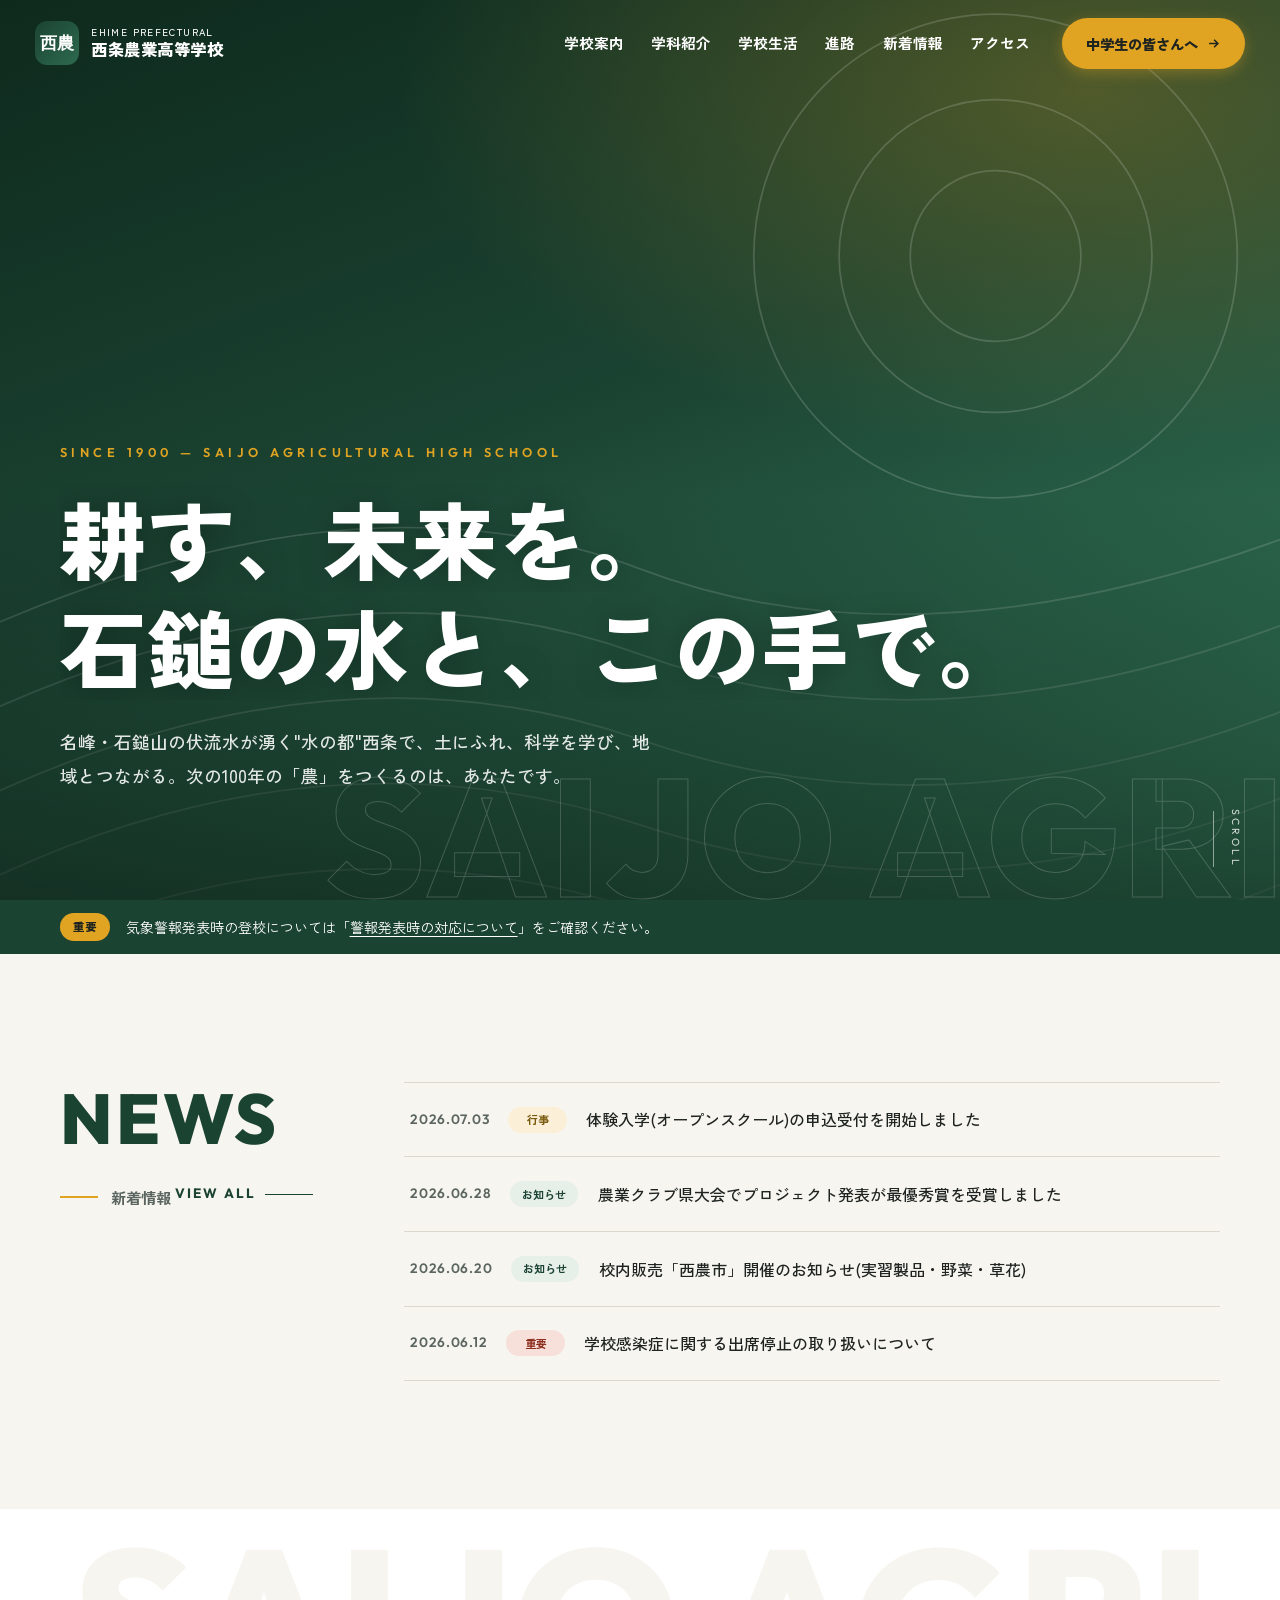
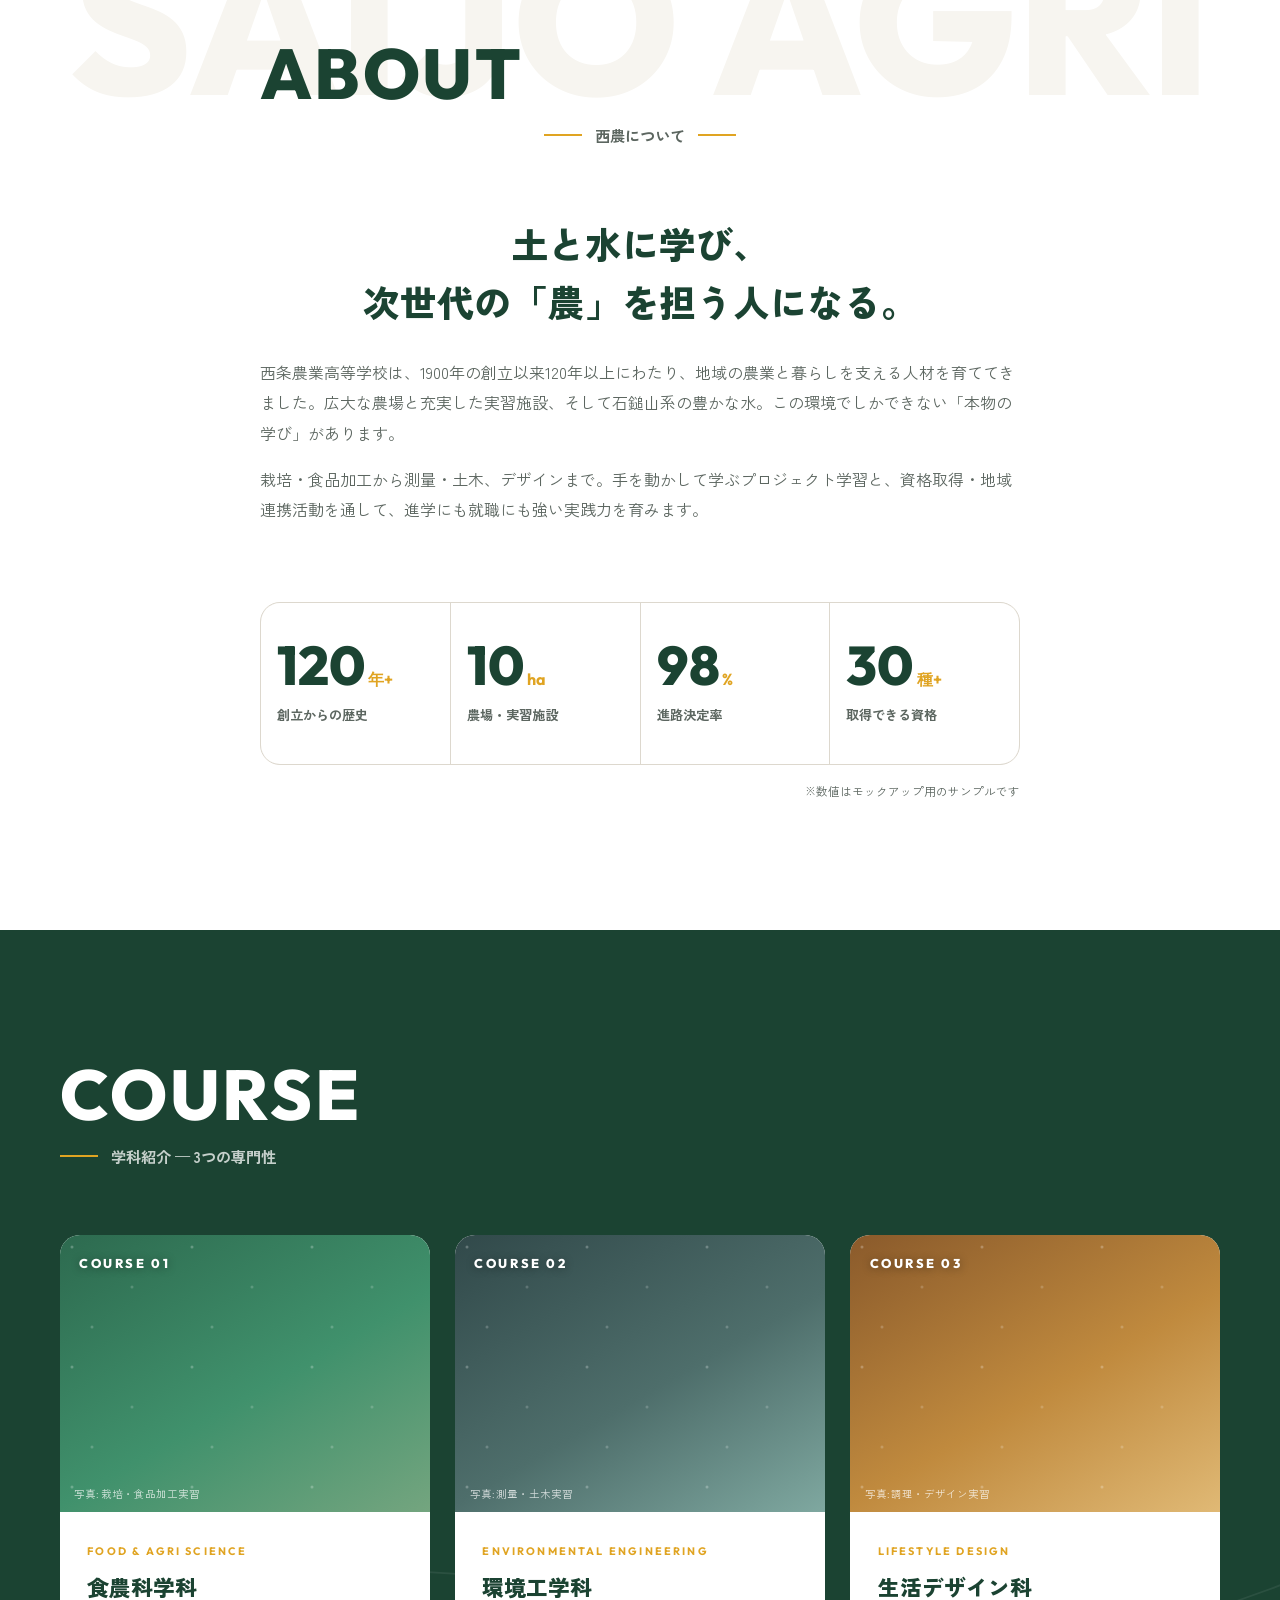
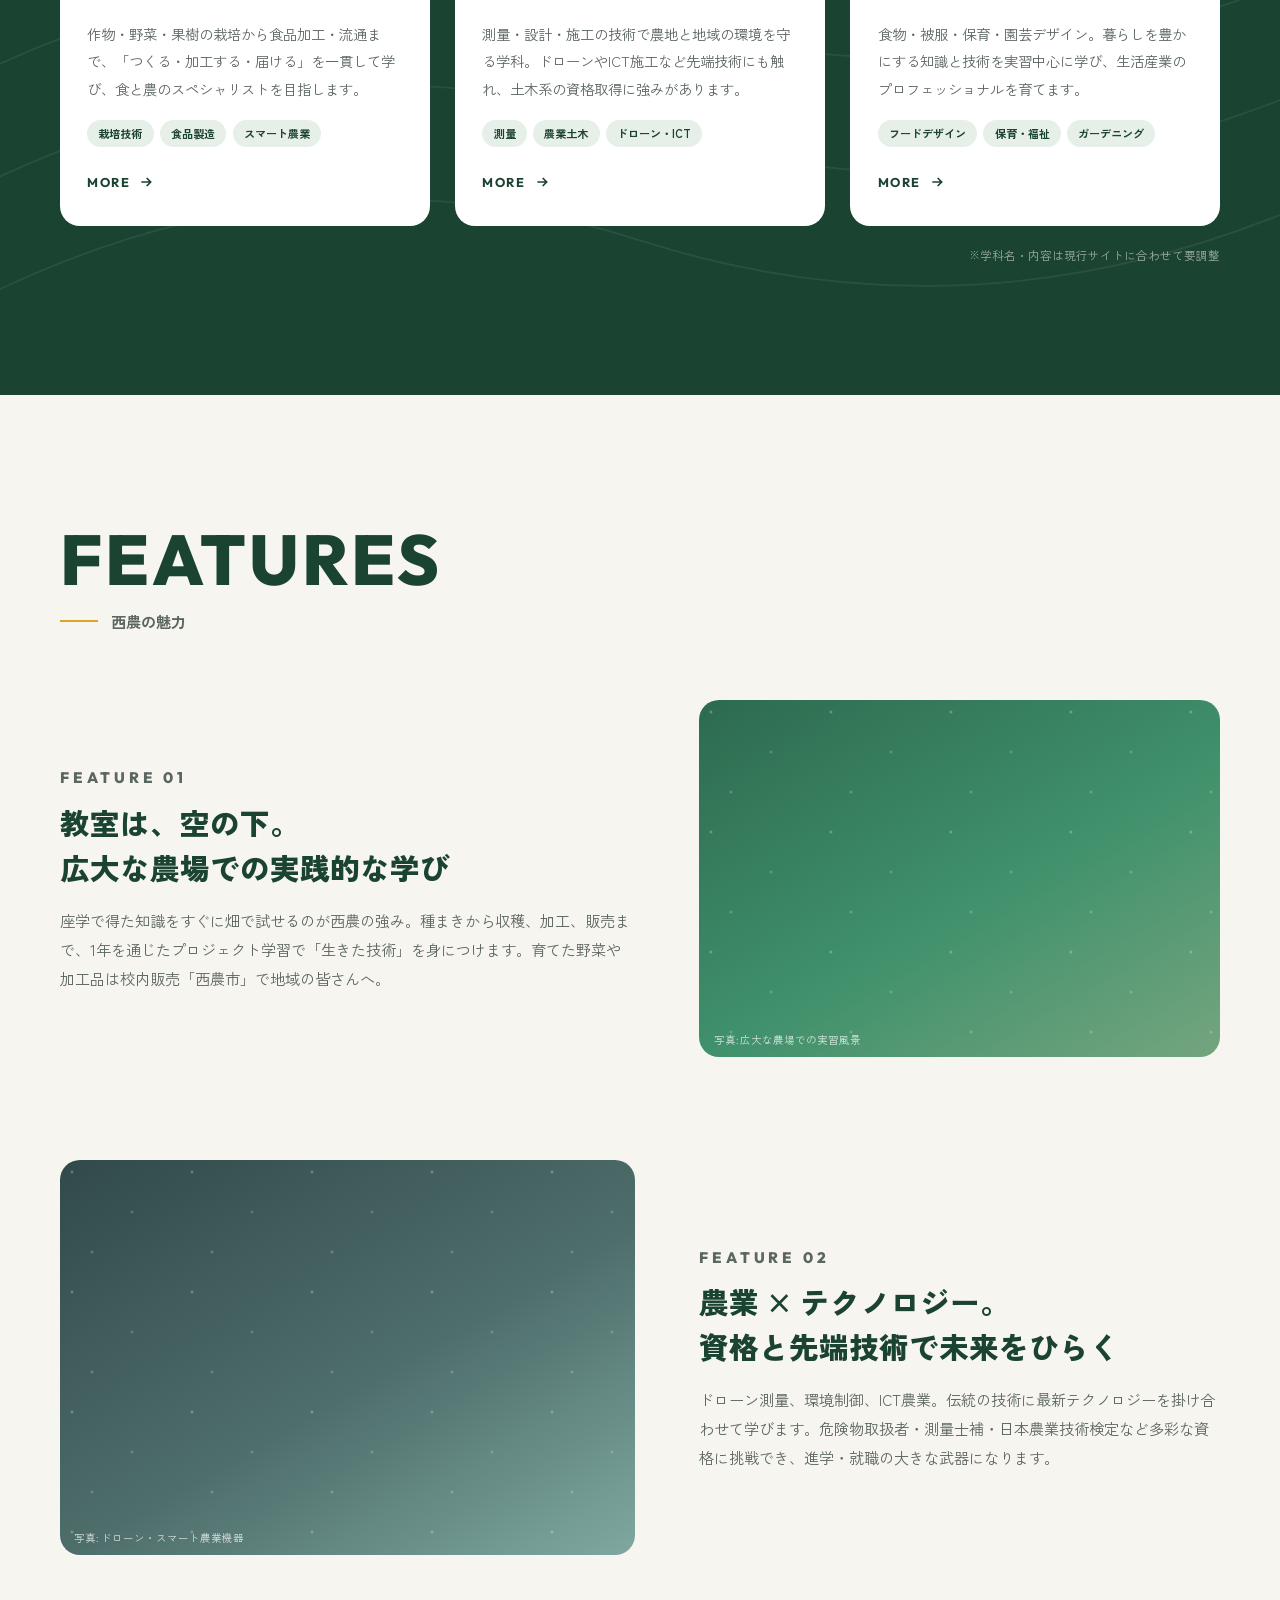
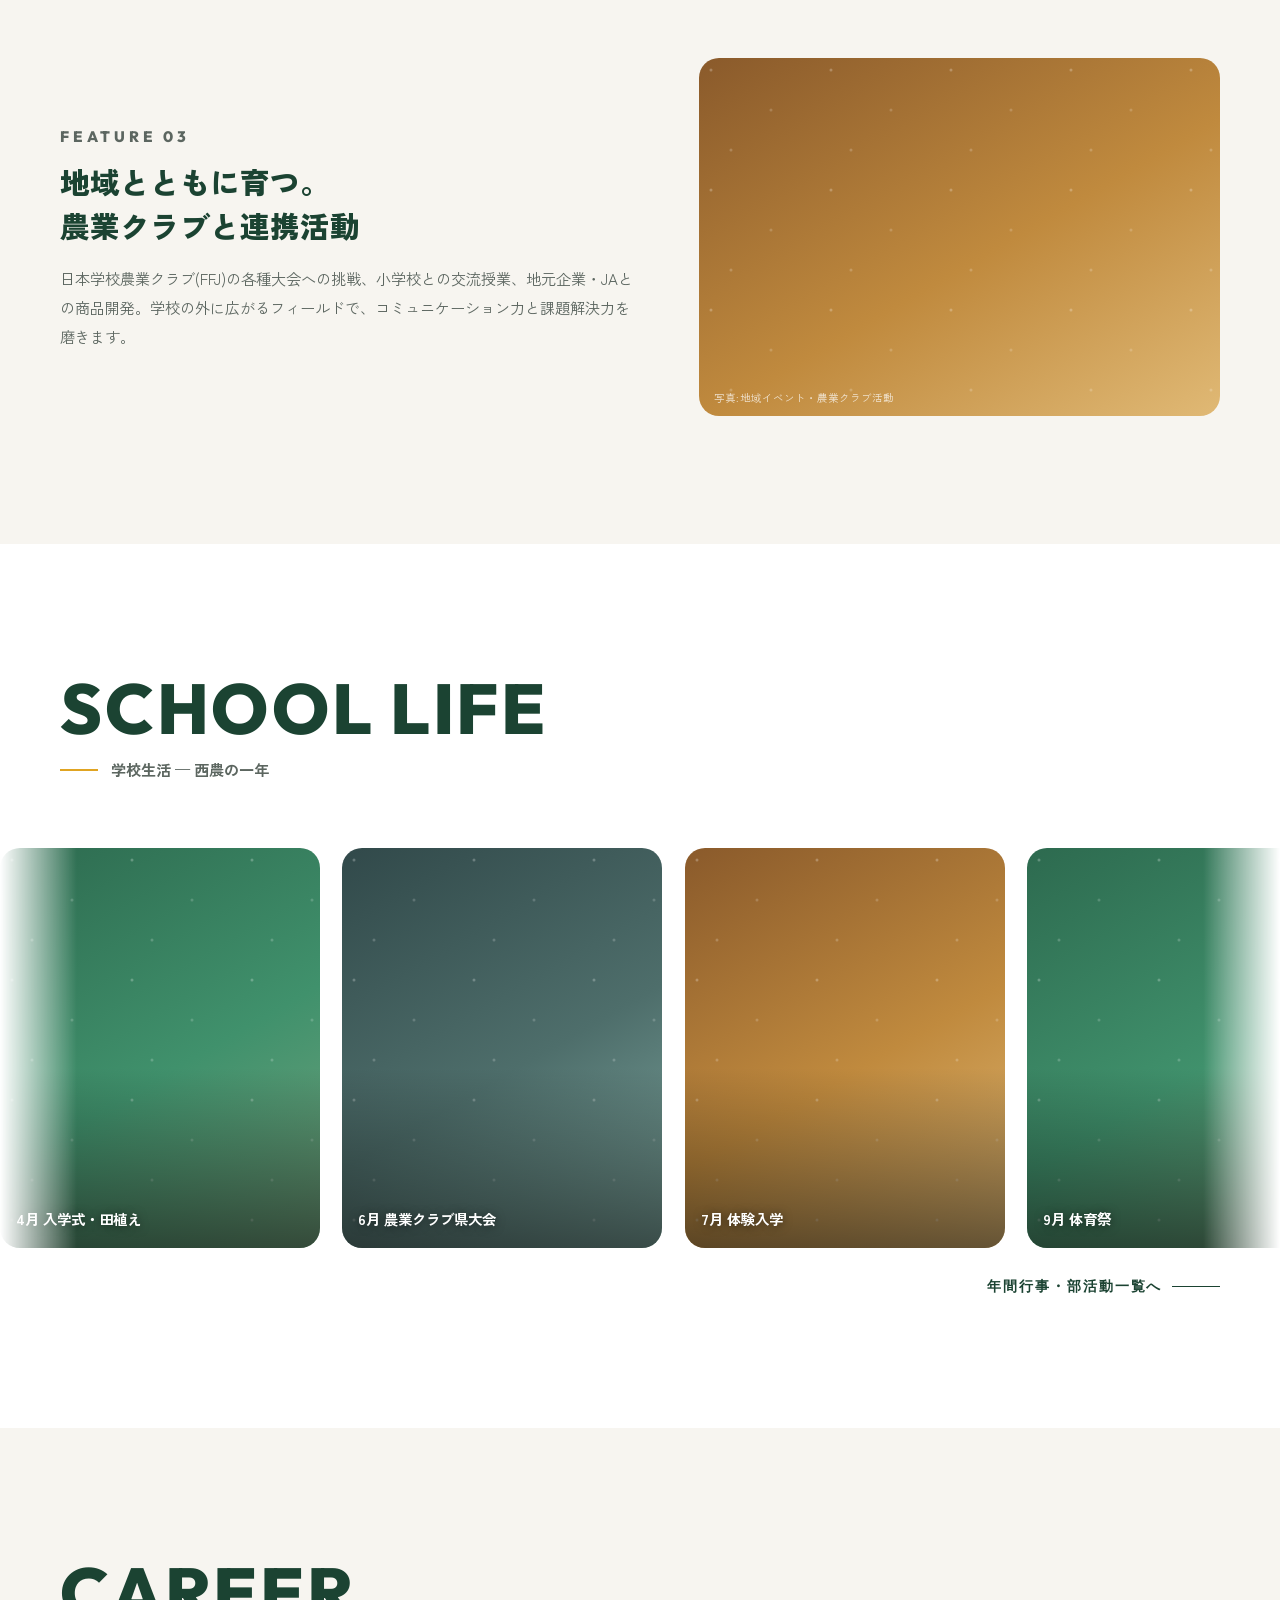
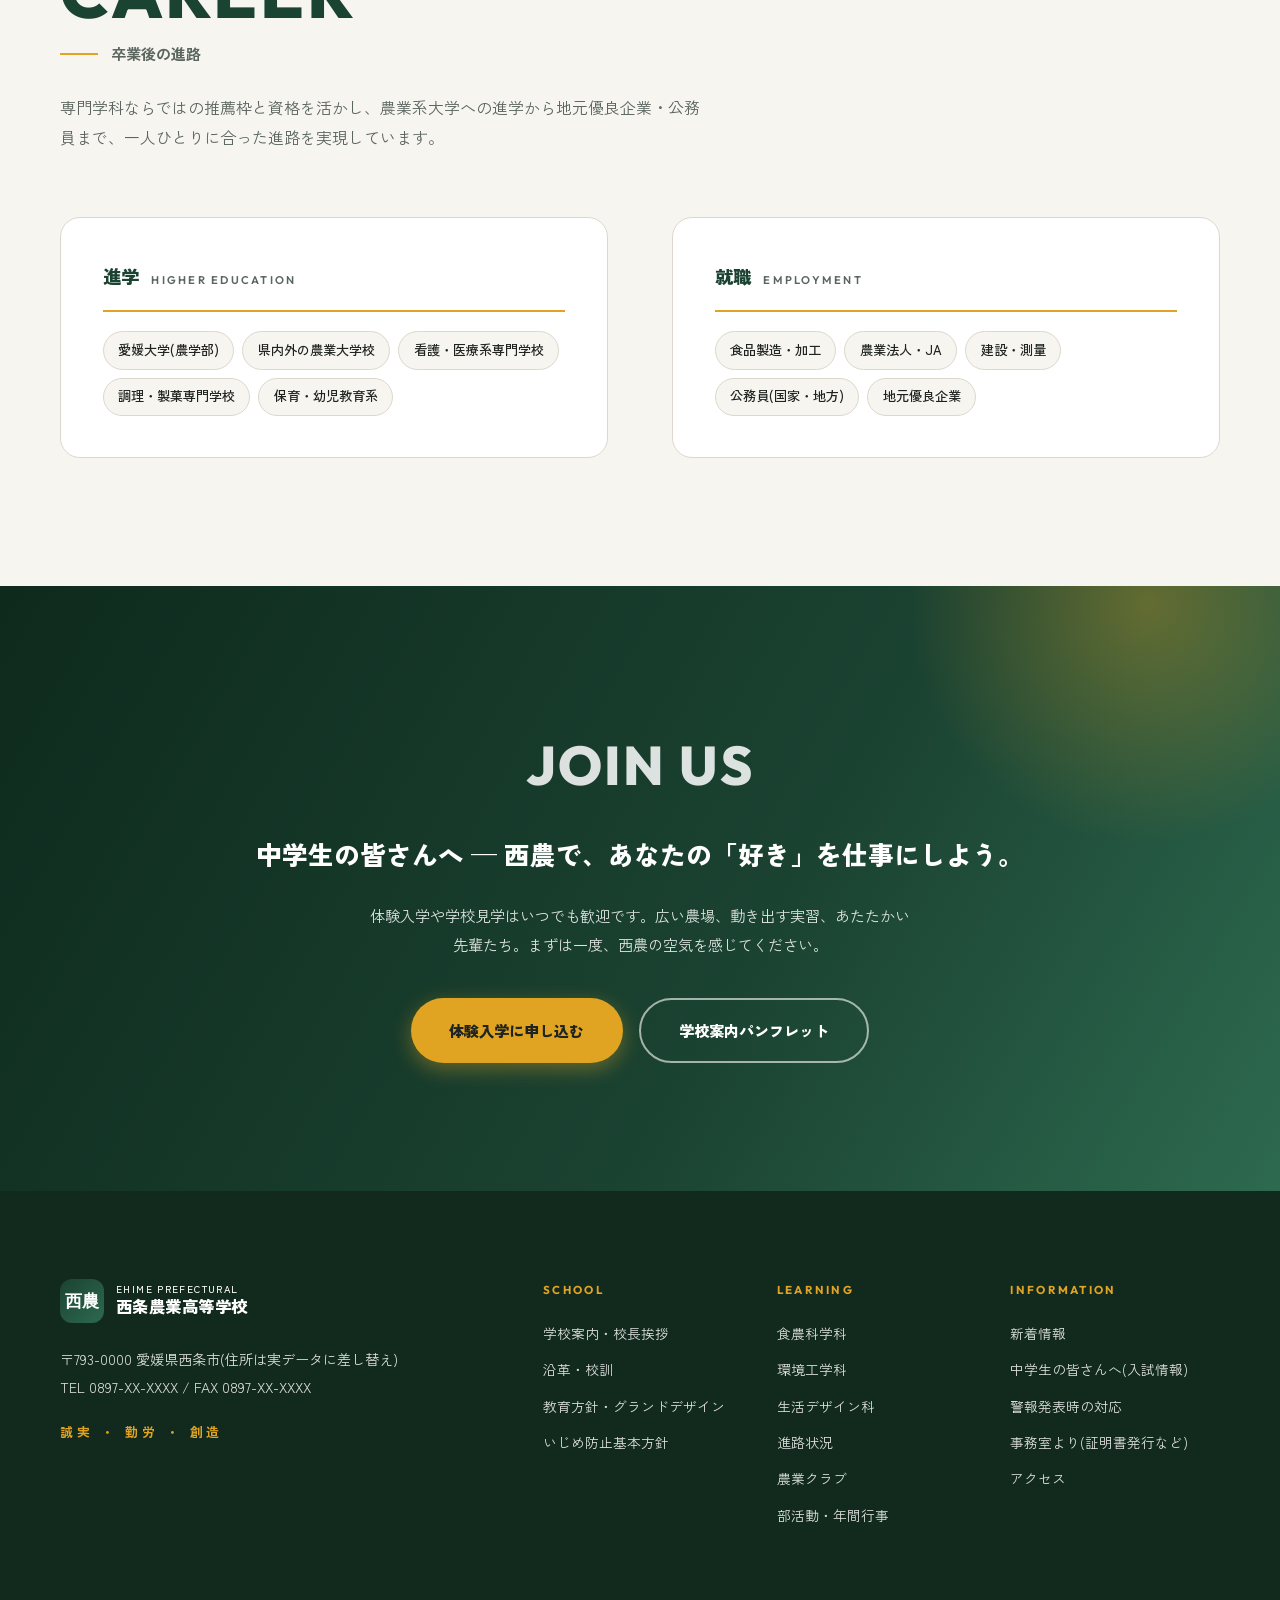
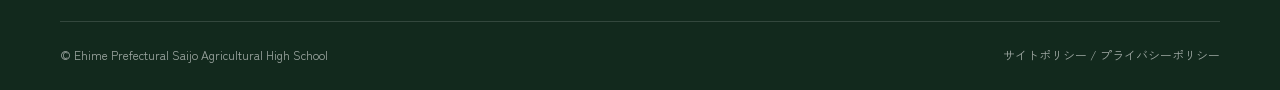
<file: index.html>
<!DOCTYPE html>
<html lang="ja">
<head>
<meta charset="UTF-8">
<meta name="viewport" content="width=device-width, initial-scale=1.0">
<meta name="description" content="愛媛県立西条農業高等学校 公式サイト。石鎚山の麓、水の都・西条で「農」の未来を耕す。食農科学科・環境工学科・生活デザイン科。">
<title>愛媛県立西条農業高等学校 | 耕す、未来を。</title>
<link rel="preconnect" href="https://fonts.googleapis.com">
<link rel="preconnect" href="https://fonts.gstatic.com" crossorigin>
<link href="https://fonts.googleapis.com/css2?family=Outfit:wght@400;600;700;800&family=Zen+Kaku+Gothic+New:wght@400;500;700;900&display=swap" rel="stylesheet">
<link rel="stylesheet" href="assets/style.css">
</head>
<body>
<a class="skip-link" href="#main">本文へスキップ</a>

<!-- ================= HEADER ================= -->
<header class="header on-hero" id="header">
  <a class="brand" href="#" aria-label="愛媛県立西条農業高等学校 トップページ">
    <span class="brand-mark" aria-hidden="true">西農</span>
    <span class="brand-text">
      <span class="small">EHIME PREFECTURAL</span>
      <span class="name">西条農業高等学校</span>
    </span>
  </a>
  <nav class="gnav" aria-label="グローバルナビゲーション">
    <ul class="gnav-list">
      <li><a href="#about">学校案内</a></li>
      <li><a href="#course">学科紹介</a></li>
      <li><a href="#life">学校生活</a></li>
      <li><a href="#career">進路</a></li>
      <li><a href="#news">新着情報</a></li>
      <li><a href="#access">アクセス</a></li>
    </ul>
    <a class="btn-cta" href="#admission">
      中学生の皆さんへ
      <svg viewBox="0 0 24 24" fill="none" stroke="currentColor" stroke-width="2.5" aria-hidden="true"><path d="M5 12h14M13 6l6 6-6 6"/></svg>
    </a>
  </nav>
  <button class="menu-btn" id="menuBtn" aria-expanded="false" aria-controls="mMenu" aria-label="メニューを開く">
    <span></span><span></span><span></span>
  </button>
</header>

<!-- mobile menu -->
<nav class="m-menu" id="mMenu" aria-label="モバイルメニュー">
  <a href="#about"><span class="en">About</span>学校案内</a>
  <a href="#course"><span class="en">Course</span>学科紹介</a>
  <a href="#life"><span class="en">School Life</span>学校生活</a>
  <a href="#career"><span class="en">Career</span>進路</a>
  <a href="#news"><span class="en">News</span>新着情報</a>
  <a href="#access"><span class="en">Access</span>アクセス</a>
  <a class="btn-cta m-cta" href="#admission">中学生の皆さんへ</a>
</nav>

<main id="main">

<!-- ================= HERO ================= -->
<section class="hero" aria-label="メインビジュアル">
  <p class="hero-en" aria-hidden="true">Saijo Agri</p>
  <div class="hero-inner">
    <p class="hero-since">Since 1900 — Saijo Agricultural High School</p>
    <h1 class="hero-copy">
      <span class="row"><span>耕す、未来を。</span></span>
      <span class="row"><span>石鎚の水と、この手で。</span></span>
    </h1>
    <p class="hero-sub">名峰・石鎚山の伏流水が湧く"水の都"西条で、土にふれ、科学を学び、地域とつながる。次の100年の「農」をつくるのは、あなたです。</p>
  </div>
  <p class="hero-scroll" aria-hidden="true">SCROLL</p>
</section>

<!-- ================= ALERT ================= -->
<div class="alert-bar" role="region" aria-label="重要なお知らせ">
  <div class="container">
    <span class="tag">重要</span>
    <p>気象警報発表時の登校については「<a href="#">警報発表時の対応について</a>」をご確認ください。</p>
  </div>
</div>

<!-- ================= NEWS ================= -->
<section class="section news" id="news">
  <div class="container">
    <div class="sec-head reveal">
      <p class="en">News</p>
      <p class="ja">新着情報</p>
      <a class="btn-line" href="#">VIEW ALL</a>
    </div>
    <ul class="news-list reveal" data-delay="1">
      <li class="news-item"><a href="#">
        <time datetime="2026-07-03">2026.07.03</time>
        <span class="cat event">行事</span>
        <span class="title">体験入学(オープンスクール)の申込受付を開始しました</span>
        <span class="arrow" aria-hidden="true">→</span>
      </a></li>
      <li class="news-item"><a href="#">
        <time datetime="2026-06-28">2026.06.28</time>
        <span class="cat">お知らせ</span>
        <span class="title">農業クラブ県大会でプロジェクト発表が最優秀賞を受賞しました</span>
        <span class="arrow" aria-hidden="true">→</span>
      </a></li>
      <li class="news-item"><a href="#">
        <time datetime="2026-06-20">2026.06.20</time>
        <span class="cat">お知らせ</span>
        <span class="title">校内販売「西農市」開催のお知らせ(実習製品・野菜・草花)</span>
        <span class="arrow" aria-hidden="true">→</span>
      </a></li>
      <li class="news-item"><a href="#">
        <time datetime="2026-06-12">2026.06.12</time>
        <span class="cat emergency">重要</span>
        <span class="title">学校感染症に関する出席停止の取り扱いについて</span>
        <span class="arrow" aria-hidden="true">→</span>
      </a></li>
    </ul>
  </div>
</section>

<!-- ================= ABOUT + STATS ================= -->
<section class="section about" id="about">
  <p class="ghost" aria-hidden="true">SAIJO AGRI</p>
  <div class="container">
    <div class="about-inner">
      <div class="sec-head center reveal">
        <p class="en">About</p>
        <p class="ja">西農について</p>
      </div>
      <h2 class="reveal">土と水に学び、<br>次世代の「農」を担う人になる。</h2>
      <div class="reveal" data-delay="1">
        <p>西条農業高等学校は、1900年の創立以来120年以上にわたり、地域の農業と暮らしを支える人材を育ててきました。広大な農場と充実した実習施設、そして石鎚山系の豊かな水。この環境でしかできない「本物の学び」があります。</p>
        <p>栽培・食品加工から測量・土木、デザインまで。手を動かして学ぶプロジェクト学習と、資格取得・地域連携活動を通して、進学にも就職にも強い実践力を育みます。</p>
      </div>
      <div class="stats reveal" data-delay="2" aria-label="数字で見る西農">
        <div class="stat"><p class="num"><span data-count="120">0</span><span class="unit">年+</span></p><p class="label">創立からの歴史</p></div>
        <div class="stat"><p class="num"><span data-count="10">0</span><span class="unit">ha</span></p><p class="label">農場・実習施設</p></div>
        <div class="stat"><p class="num"><span data-count="98">0</span><span class="unit">%</span></p><p class="label">進路決定率</p></div>
        <div class="stat"><p class="num"><span data-count="30">0</span><span class="unit">種+</span></p><p class="label">取得できる資格</p></div>
      </div>
      <p class="reveal" data-delay="3" style="margin-top:1rem;font-size:.72rem;color:var(--c-ink-sub);text-align:right">※数値はモックアップ用のサンプルです</p>
    </div>
  </div>
</section>

<!-- ================= COURSE ================= -->
<section class="section course" id="course">
  <div class="container">
    <div class="sec-head on-dark reveal">
      <p class="en">Course</p>
      <p class="ja">学科紹介 — 3つの専門性</p>
    </div>
    <div class="course-grid">
      <article class="course-card reveal">
        <div class="course-visual">
          <div class="ph ph-agri"><span class="ph-note">写真:栽培・食品加工実習</span></div>
          <span class="no">COURSE 01</span>
        </div>
        <div class="course-body">
          <p class="en">Food &amp; Agri Science</p>
          <h3>食農科学科</h3>
          <p>作物・野菜・果樹の栽培から食品加工・流通まで、「つくる・加工する・届ける」を一貫して学び、食と農のスペシャリストを目指します。</p>
          <div class="course-tags"><span>栽培技術</span><span>食品製造</span><span>スマート農業</span></div>
          <a class="course-more" href="courses/shokuno.html" aria-label="食農科学科の詳細ページへ">MORE <svg width="16" height="16" viewBox="0 0 24 24" fill="none" stroke="currentColor" stroke-width="2.5" aria-hidden="true"><path d="M5 12h14M13 6l6 6-6 6"/></svg></a>
        </div>
      </article>
      <article class="course-card reveal" data-delay="1">
        <div class="course-visual">
          <div class="ph ph-civil"><span class="ph-note">写真:測量・土木実習</span></div>
          <span class="no">COURSE 02</span>
        </div>
        <div class="course-body">
          <p class="en">Environmental Engineering</p>
          <h3>環境工学科</h3>
          <p>測量・設計・施工の技術で農地と地域の環境を守る学科。ドローンやICT施工など先端技術にも触れ、土木系の資格取得に強みがあります。</p>
          <div class="course-tags"><span>測量</span><span>農業土木</span><span>ドローン・ICT</span></div>
          <a class="course-more" href="courses/kankyo.html" aria-label="環境工学科の詳細ページへ">MORE <svg width="16" height="16" viewBox="0 0 24 24" fill="none" stroke="currentColor" stroke-width="2.5" aria-hidden="true"><path d="M5 12h14M13 6l6 6-6 6"/></svg></a>
        </div>
      </article>
      <article class="course-card reveal" data-delay="2">
        <div class="course-visual">
          <div class="ph ph-life"><span class="ph-note">写真:調理・デザイン実習</span></div>
          <span class="no">COURSE 03</span>
        </div>
        <div class="course-body">
          <p class="en">Lifestyle Design</p>
          <h3>生活デザイン科</h3>
          <p>食物・被服・保育・園芸デザイン。暮らしを豊かにする知識と技術を実習中心に学び、生活産業のプロフェッショナルを育てます。</p>
          <div class="course-tags"><span>フードデザイン</span><span>保育・福祉</span><span>ガーデニング</span></div>
          <a class="course-more" href="courses/seikatsu.html" aria-label="生活デザイン科の詳細ページへ">MORE <svg width="16" height="16" viewBox="0 0 24 24" fill="none" stroke="currentColor" stroke-width="2.5" aria-hidden="true"><path d="M5 12h14M13 6l6 6-6 6"/></svg></a>
        </div>
      </article>
    </div>
    <p class="reveal" style="margin-top:1.2rem;font-size:.72rem;color:rgba(255,255,255,.55);text-align:right">※学科名・内容は現行サイトに合わせて要調整</p>
  </div>
</section>

<!-- ================= FEATURES ================= -->
<section class="section features" id="features">
  <div class="container">
    <div class="sec-head reveal">
      <p class="en">Features</p>
      <p class="ja">西農の魅力</p>
    </div>

    <div class="feature-row">
      <div class="feature-visual reveal">
        <div class="ph ph-agri" style="position:absolute;inset:0"><span class="ph-note">写真:広大な農場での実習風景</span></div>
      </div>
      <div class="feature-copy reveal" data-delay="1">
        <p class="feature-num">FEATURE 01</p>
        <h3>教室は、空の下。<br>広大な農場での実践的な学び</h3>
        <p>座学で得た知識をすぐに畑で試せるのが西農の強み。種まきから収穫、加工、販売まで、1年を通じたプロジェクト学習で「生きた技術」を身につけます。育てた野菜や加工品は校内販売「西農市」で地域の皆さんへ。</p>
      </div>
    </div>

    <div class="feature-row">
      <div class="feature-visual reveal">
        <div class="ph ph-civil" style="position:absolute;inset:0"><span class="ph-note">写真:ドローン・スマート農業機器</span></div>
      </div>
      <div class="feature-copy reveal" data-delay="1">
        <p class="feature-num">FEATURE 02</p>
        <h3>農業 × テクノロジー。<br>資格と先端技術で未来をひらく</h3>
        <p>ドローン測量、環境制御、ICT農業。伝統の技術に最新テクノロジーを掛け合わせて学びます。危険物取扱者・測量士補・日本農業技術検定など多彩な資格に挑戦でき、進学・就職の大きな武器になります。</p>
      </div>
    </div>

    <div class="feature-row">
      <div class="feature-visual reveal">
        <div class="ph ph-life" style="position:absolute;inset:0"><span class="ph-note">写真:地域イベント・農業クラブ活動</span></div>
      </div>
      <div class="feature-copy reveal" data-delay="1">
        <p class="feature-num">FEATURE 03</p>
        <h3>地域とともに育つ。<br>農業クラブと連携活動</h3>
        <p>日本学校農業クラブ(FFJ)の各種大会への挑戦、小学校との交流授業、地元企業・JAとの商品開発。学校の外に広がるフィールドで、コミュニケーション力と課題解決力を磨きます。</p>
      </div>
    </div>
  </div>
</section>

<!-- ================= SCHOOL LIFE ================= -->
<section class="section life" id="life">
  <div class="container">
    <div class="sec-head reveal">
      <p class="en">School Life</p>
      <p class="ja">学校生活 — 西農の一年</p>
    </div>
  </div>
  <div class="marquee reveal" aria-label="学校生活の写真ギャラリー">
    <div class="marquee-track">
      <div class="life-card"><div class="ph ph-agri" style="position:absolute;inset:0"></div><p class="cap">4月 入学式・田植え</p></div>
      <div class="life-card"><div class="ph ph-civil" style="position:absolute;inset:0"></div><p class="cap">6月 農業クラブ県大会</p></div>
      <div class="life-card"><div class="ph ph-life" style="position:absolute;inset:0"></div><p class="cap">7月 体験入学</p></div>
      <div class="life-card"><div class="ph ph-agri" style="position:absolute;inset:0"></div><p class="cap">9月 体育祭</p></div>
      <div class="life-card"><div class="ph ph-life" style="position:absolute;inset:0"></div><p class="cap">11月 西農祭(文化祭)</p></div>
      <div class="life-card"><div class="ph ph-civil" style="position:absolute;inset:0"></div><p class="cap">1月 課題研究発表会</p></div>
    </div>
    <div class="marquee-track" aria-hidden="true">
      <div class="life-card"><div class="ph ph-agri" style="position:absolute;inset:0"></div><p class="cap">4月 入学式・田植え</p></div>
      <div class="life-card"><div class="ph ph-civil" style="position:absolute;inset:0"></div><p class="cap">6月 農業クラブ県大会</p></div>
      <div class="life-card"><div class="ph ph-life" style="position:absolute;inset:0"></div><p class="cap">7月 体験入学</p></div>
      <div class="life-card"><div class="ph ph-agri" style="position:absolute;inset:0"></div><p class="cap">9月 体育祭</p></div>
      <div class="life-card"><div class="ph ph-life" style="position:absolute;inset:0"></div><p class="cap">11月 西農祭(文化祭)</p></div>
      <div class="life-card"><div class="ph ph-civil" style="position:absolute;inset:0"></div><p class="cap">1月 課題研究発表会</p></div>
    </div>
  </div>
  <div class="container" style="text-align:right"><a class="btn-line" href="#">年間行事・部活動一覧へ</a></div>
</section>

<!-- ================= CAREER ================= -->
<section class="section career" id="career">
  <div class="container">
    <p class="career-lead reveal" style="grid-column:1/-1">
      <span class="sec-head" style="display:block;margin-bottom:1.5rem"><span class="en" style="display:block">Career</span><span class="ja">卒業後の進路</span></span>
      専門学科ならではの推薦枠と資格を活かし、農業系大学への進学から地元優良企業・公務員まで、一人ひとりに合った進路を実現しています。
    </p>
    <div class="career-box reveal" data-delay="1">
      <h3>進学 <span class="en">Higher Education</span></h3>
      <ul>
        <li>愛媛大学(農学部)</li><li>県内外の農業大学校</li><li>看護・医療系専門学校</li><li>調理・製菓専門学校</li><li>保育・幼児教育系</li>
      </ul>
    </div>
    <div class="career-box reveal" data-delay="2">
      <h3>就職 <span class="en">Employment</span></h3>
      <ul>
        <li>食品製造・加工</li><li>農業法人・JA</li><li>建設・測量</li><li>公務員(国家・地方)</li><li>地元優良企業</li>
      </ul>
    </div>
  </div>
</section>

<!-- ================= CTA ================= -->
<section class="cta" id="admission">
  <div class="cta-inner container">
    <p class="en reveal">Join Us</p>
    <h2 class="reveal" data-delay="1">中学生の皆さんへ — 西農で、あなたの「好き」を仕事にしよう。</h2>
    <p class="reveal" data-delay="2">体験入学や学校見学はいつでも歓迎です。広い農場、動き出す実習、あたたかい先輩たち。まずは一度、西農の空気を感じてください。</p>
    <div class="cta-btns reveal" data-delay="3">
      <a class="btn-solid" href="#">体験入学に申し込む</a>
      <a class="btn-ghost" href="#">学校案内パンフレット</a>
    </div>
  </div>
</section>

</main>

<!-- ================= FOOTER ================= -->
<footer class="footer" id="access">
  <div class="container">
    <div class="footer-main">
      <div>
        <a class="brand" href="#" aria-label="トップページへ">
          <span class="brand-mark" aria-hidden="true">西農</span>
          <span class="brand-text">
            <span class="small">EHIME PREFECTURAL</span>
            <span class="name">西条農業高等学校</span>
          </span>
        </a>
        <address>
          〒793-0000 愛媛県西条市(住所は実データに差し替え)<br>
          TEL 0897-XX-XXXX / FAX 0897-XX-XXXX
        </address>
        <p class="footer-motto">誠実 ・ 勤労 ・ 創造</p>
      </div>
      <nav class="footer-nav" aria-label="フッターナビゲーション">
        <div>
          <h3>School</h3>
          <a href="#about">学校案内・校長挨拶</a>
          <a href="#">沿革・校訓</a>
          <a href="#">教育方針・グランドデザイン</a>
          <a href="#">いじめ防止基本方針</a>
        </div>
        <div>
          <h3>Learning</h3>
          <a href="courses/shokuno.html">食農科学科</a>
          <a href="courses/kankyo.html">環境工学科</a>
          <a href="courses/seikatsu.html">生活デザイン科</a>
          <a href="#career">進路状況</a>
          <a href="#">農業クラブ</a>
          <a href="#life">部活動・年間行事</a>
        </div>
        <div>
          <h3>Information</h3>
          <a href="#news">新着情報</a>
          <a href="#admission">中学生の皆さんへ(入試情報)</a>
          <a href="#">警報発表時の対応</a>
          <a href="#">事務室より(証明書発行など)</a>
          <a href="#">アクセス</a>
        </div>
      </nav>
    </div>
    <div class="footer-bottom">
      <p>© Ehime Prefectural Saijo Agricultural High School</p>
      <p>サイトポリシー / プライバシーポリシー</p>
    </div>
  </div>
</footer>

<button class="to-top" id="toTop" aria-label="ページ上部へ戻る">
  <svg width="18" height="18" viewBox="0 0 24 24" fill="none" stroke="currentColor" stroke-width="2.5" aria-hidden="true"><path d="M12 19V5M5 12l7-7 7 7"/></svg>
</button>

<script src="assets/main.js"></script>
</body>
</html>
</file>
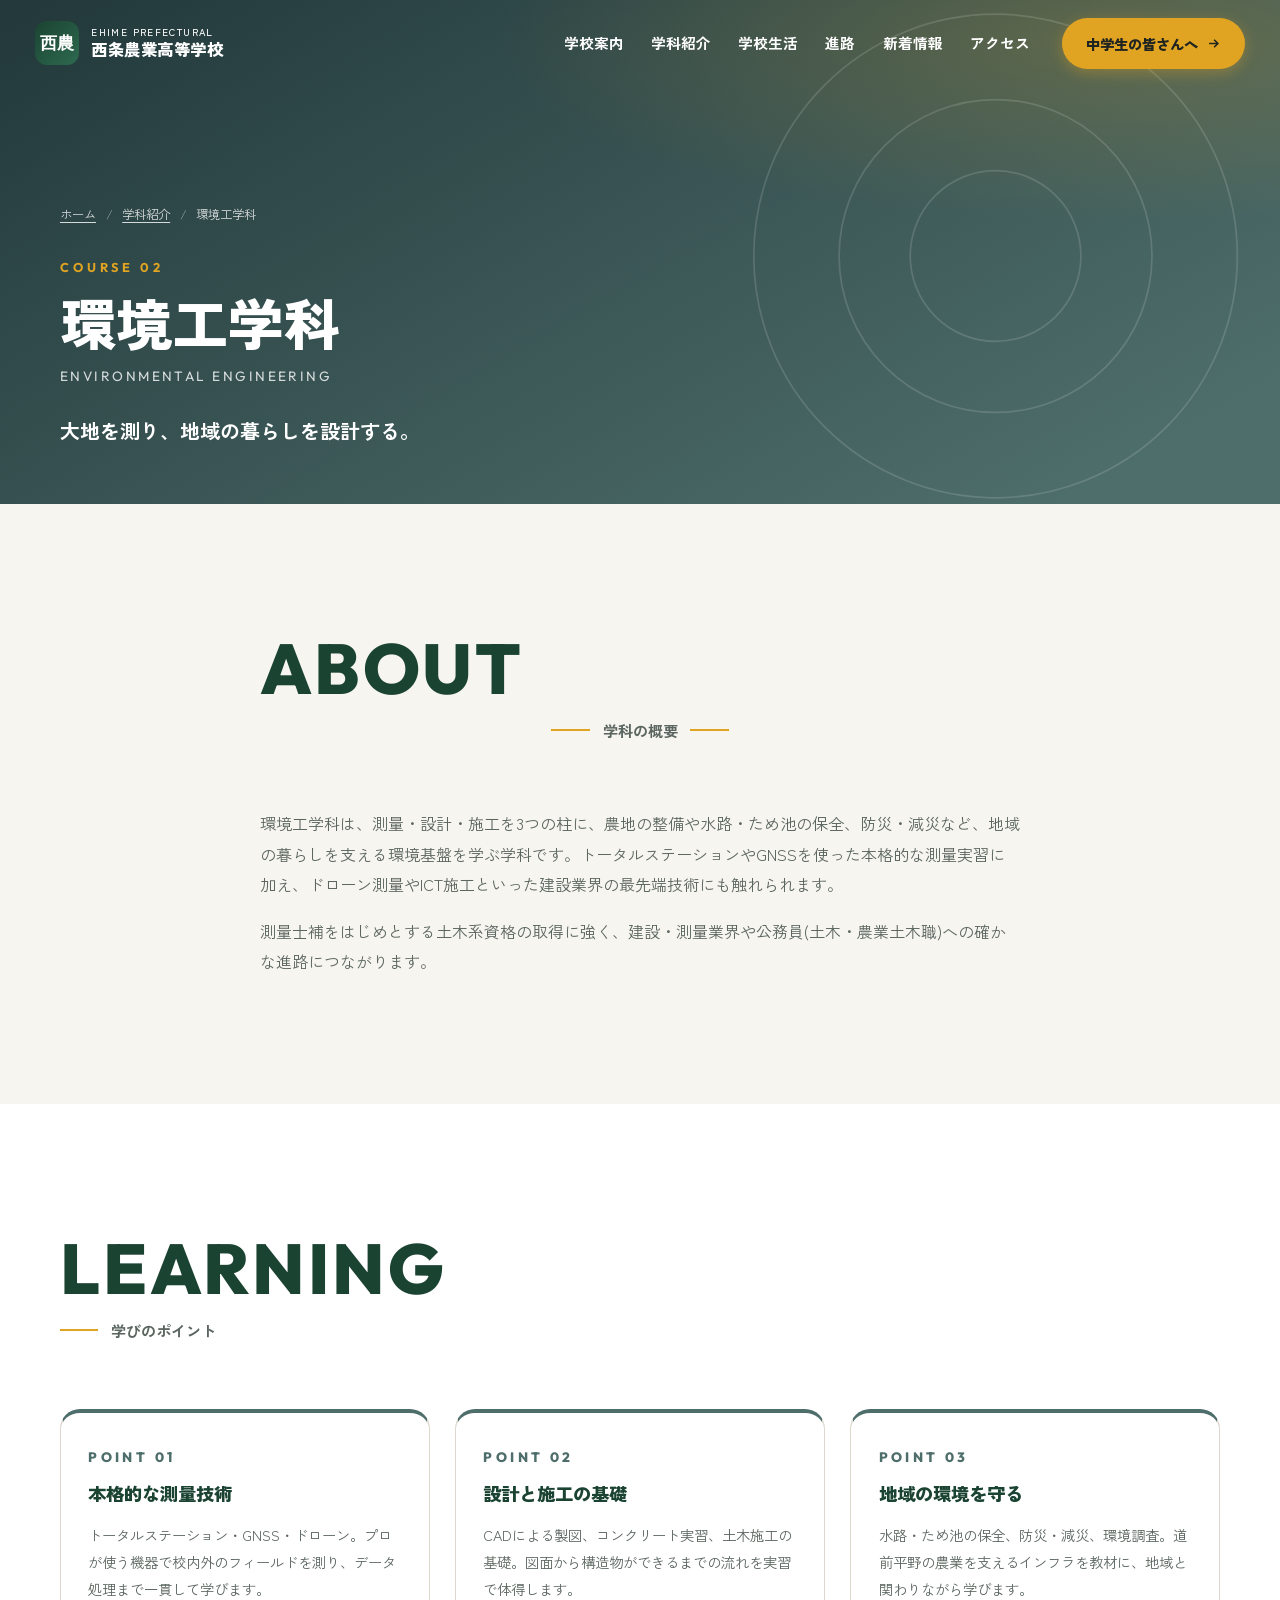
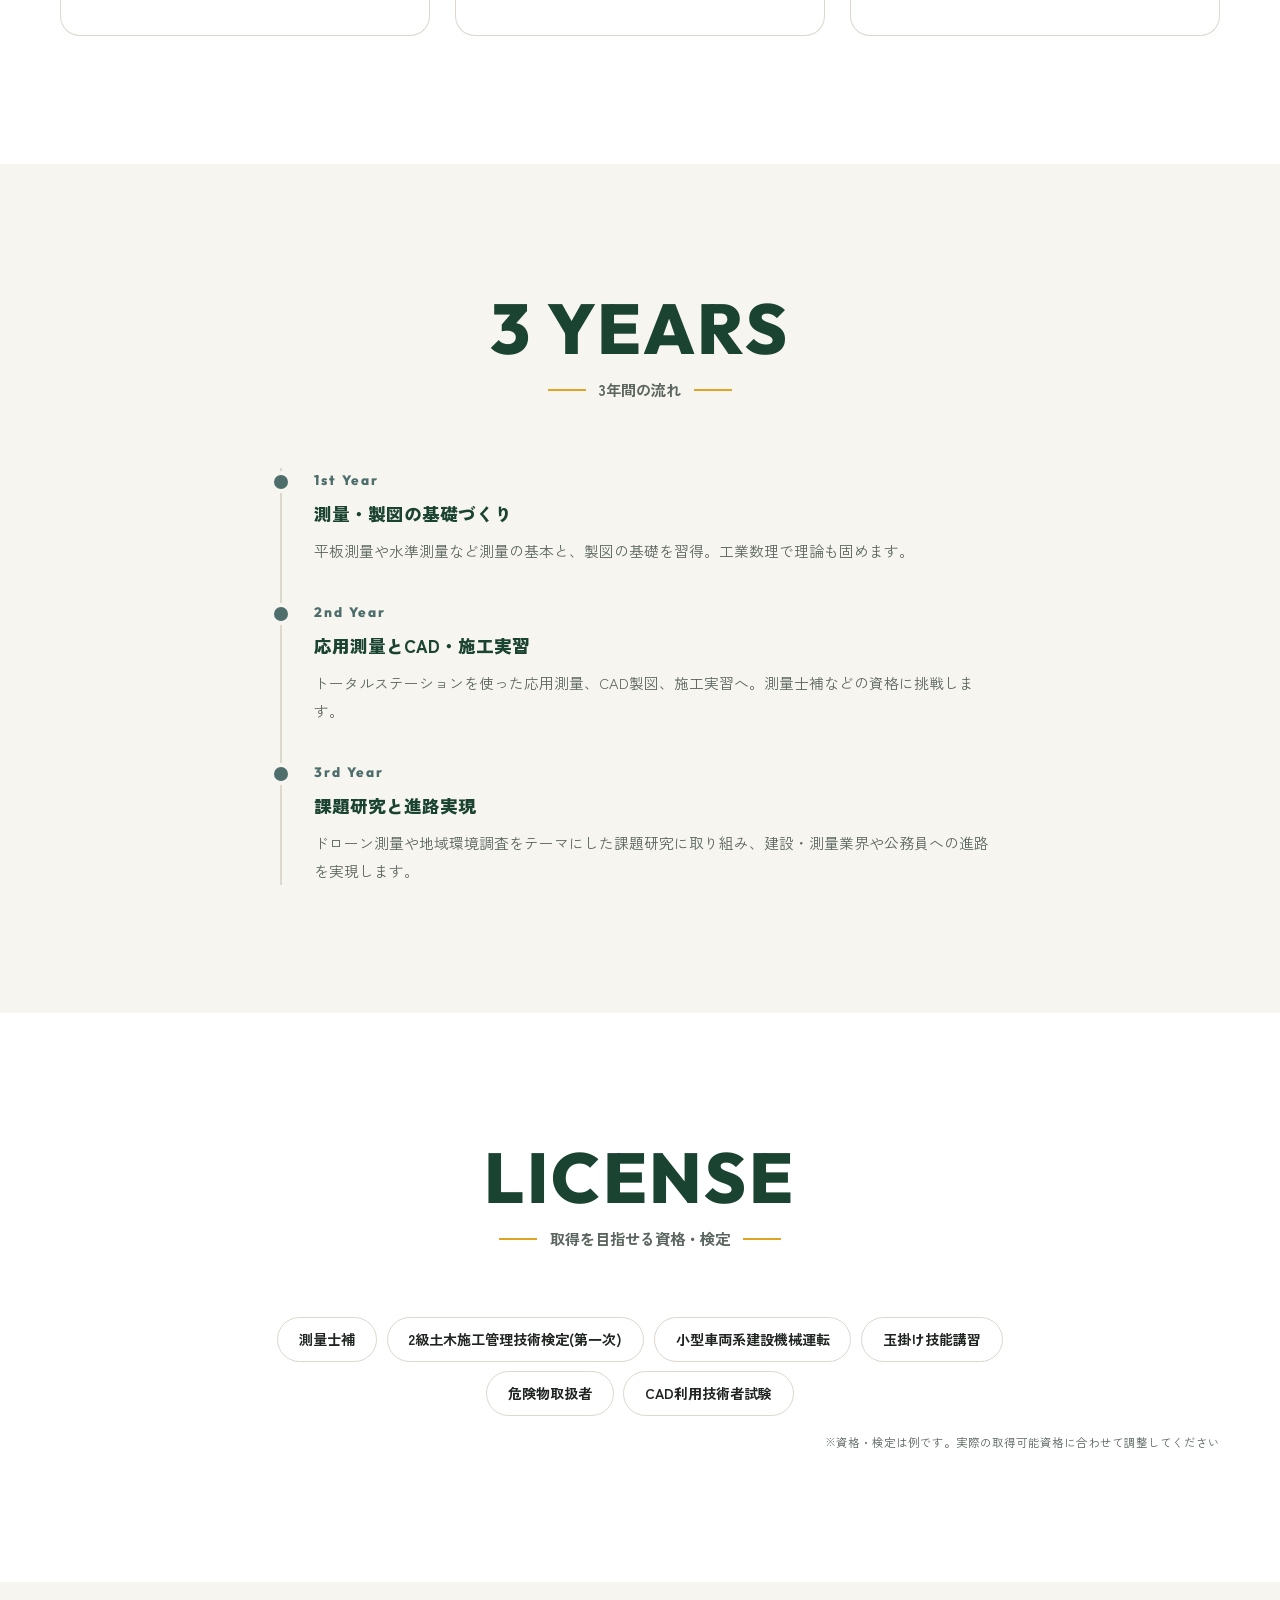
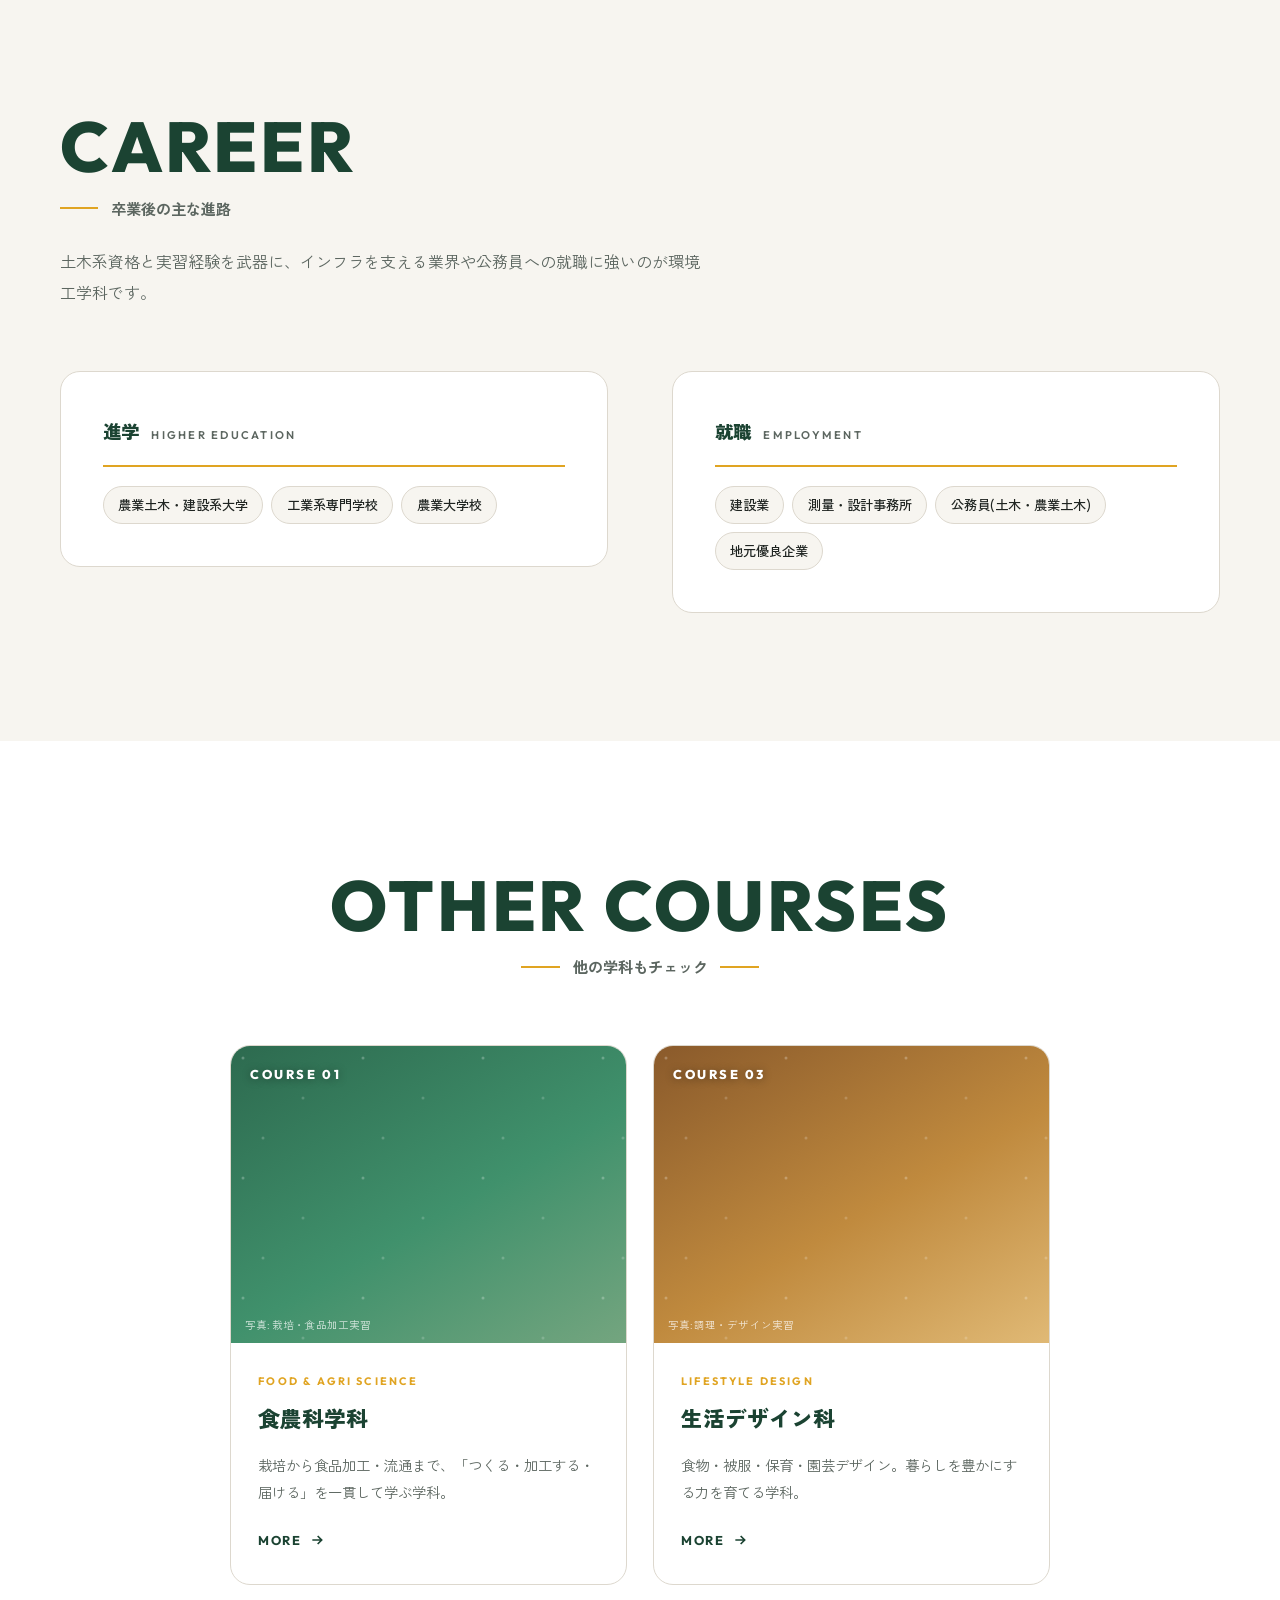
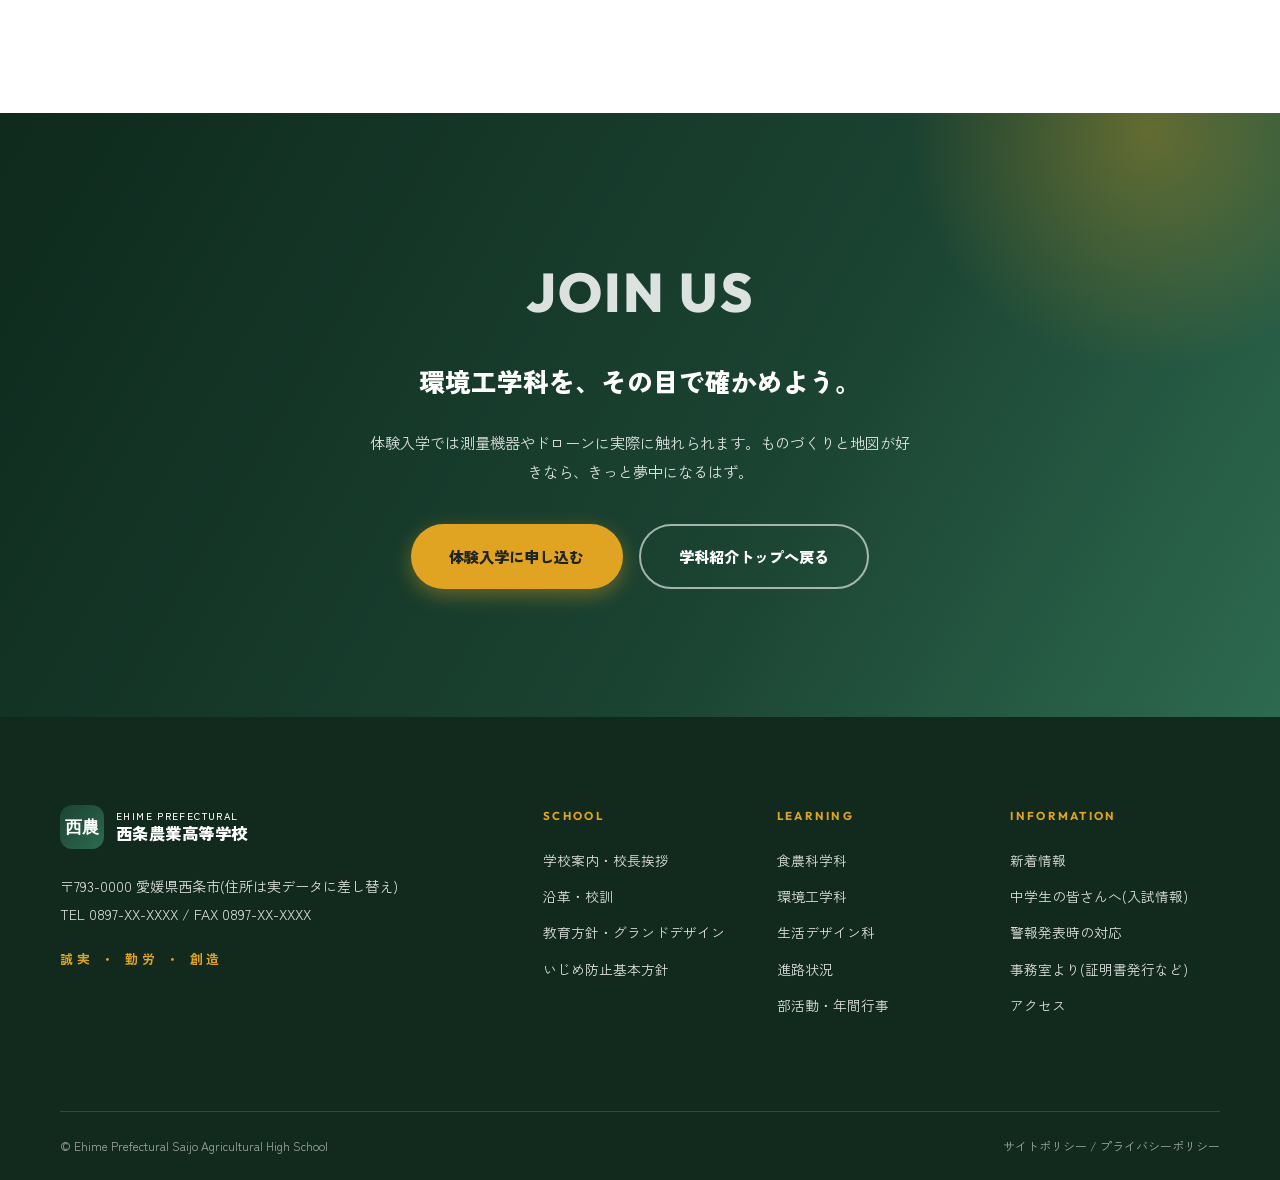
<file: courses/kankyo.html>
<!DOCTYPE html>
<html lang="ja">
<head>
<meta charset="UTF-8">
<meta name="viewport" content="width=device-width, initial-scale=1.0">
<meta name="description" content="愛媛県立西条農業高等学校 環境工学科。測量・設計・施工の技術で農地と地域の環境を守る技術者を育てます。ドローンやICT施工など先端技術も学べます。">
<title>環境工学科 | 愛媛県立西条農業高等学校</title>
<link rel="preconnect" href="https://fonts.googleapis.com">
<link rel="preconnect" href="https://fonts.gstatic.com" crossorigin>
<link href="https://fonts.googleapis.com/css2?family=Outfit:wght@400;600;700;800&family=Zen+Kaku+Gothic+New:wght@400;500;700;900&display=swap" rel="stylesheet">
<link rel="stylesheet" href="../assets/style.css">
</head>
<body class="theme-civil">
<a class="skip-link" href="#main">本文へスキップ</a>

<!-- ================= HEADER ================= -->
<header class="header on-hero" id="header">
  <a class="brand" href="../index.html" aria-label="愛媛県立西条農業高等学校 トップページ">
    <span class="brand-mark" aria-hidden="true">西農</span>
    <span class="brand-text">
      <span class="small">EHIME PREFECTURAL</span>
      <span class="name">西条農業高等学校</span>
    </span>
  </a>
  <nav class="gnav" aria-label="グローバルナビゲーション">
    <ul class="gnav-list">
      <li><a href="../index.html#about">学校案内</a></li>
      <li><a href="../index.html#course">学科紹介</a></li>
      <li><a href="../index.html#life">学校生活</a></li>
      <li><a href="../index.html#career">進路</a></li>
      <li><a href="../index.html#news">新着情報</a></li>
      <li><a href="../index.html#access">アクセス</a></li>
    </ul>
    <a class="btn-cta" href="../index.html#admission">
      中学生の皆さんへ
      <svg viewBox="0 0 24 24" fill="none" stroke="currentColor" stroke-width="2.5" aria-hidden="true"><path d="M5 12h14M13 6l6 6-6 6"/></svg>
    </a>
  </nav>
  <button class="menu-btn" id="menuBtn" aria-expanded="false" aria-controls="mMenu" aria-label="メニューを開く">
    <span></span><span></span><span></span>
  </button>
</header>

<!-- mobile menu -->
<nav class="m-menu" id="mMenu" aria-label="モバイルメニュー">
  <a href="../index.html#about"><span class="en">About</span>学校案内</a>
  <a href="../index.html#course"><span class="en">Course</span>学科紹介</a>
  <a href="../index.html#life"><span class="en">School Life</span>学校生活</a>
  <a href="../index.html#career"><span class="en">Career</span>進路</a>
  <a href="../index.html#news"><span class="en">News</span>新着情報</a>
  <a href="../index.html#access"><span class="en">Access</span>アクセス</a>
  <a class="btn-cta m-cta" href="../index.html#admission">中学生の皆さんへ</a>
</nav>

<main id="main">

<!-- ================= PAGE HERO ================= -->
<section class="page-hero" aria-label="環境工学科">
  <div class="page-hero-inner">
    <ol class="breadcrumb" aria-label="パンくずリスト">
      <li><a href="../index.html">ホーム</a></li>
      <li><a href="../index.html#course">学科紹介</a></li>
      <li aria-current="page">環境工学科</li>
    </ol>
    <p class="course-no">Course 02</p>
    <h1>環境工学科</h1>
    <p class="en-sub">Environmental Engineering</p>
    <p class="catch">大地を測り、地域の暮らしを設計する。</p>
  </div>
</section>

<!-- ================= 学科概要 ================= -->
<section class="section">
  <div class="container">
    <div class="dept-lead">
      <div class="sec-head center reveal">
        <p class="en">About</p>
        <p class="ja">学科の概要</p>
      </div>
      <div class="reveal" data-delay="1">
        <p>環境工学科は、測量・設計・施工を3つの柱に、農地の整備や水路・ため池の保全、防災・減災など、地域の暮らしを支える環境基盤を学ぶ学科です。トータルステーションやGNSSを使った本格的な測量実習に加え、ドローン測量やICT施工といった建設業界の最先端技術にも触れられます。</p>
        <p>測量士補をはじめとする土木系資格の取得に強く、建設・測量業界や公務員(土木・農業土木職)への確かな進路につながります。</p>
      </div>
    </div>
  </div>
</section>

<!-- ================= 学びのポイント ================= -->
<section class="section" style="background:#fff">
  <div class="container">
    <div class="sec-head reveal">
      <p class="en">Learning</p>
      <p class="ja">学びのポイント</p>
    </div>
    <div class="point-grid">
      <article class="point-card reveal">
        <p class="num">POINT 01</p>
        <h3>本格的な測量技術</h3>
        <p>トータルステーション・GNSS・ドローン。プロが使う機器で校内外のフィールドを測り、データ処理まで一貫して学びます。</p>
      </article>
      <article class="point-card reveal" data-delay="1">
        <p class="num">POINT 02</p>
        <h3>設計と施工の基礎</h3>
        <p>CADによる製図、コンクリート実習、土木施工の基礎。図面から構造物ができるまでの流れを実習で体得します。</p>
      </article>
      <article class="point-card reveal" data-delay="2">
        <p class="num">POINT 03</p>
        <h3>地域の環境を守る</h3>
        <p>水路・ため池の保全、防災・減災、環境調査。道前平野の農業を支えるインフラを教材に、地域と関わりながら学びます。</p>
      </article>
    </div>
  </div>
</section>

<!-- ================= 3年間の流れ ================= -->
<section class="section">
  <div class="container">
    <div class="sec-head center reveal">
      <p class="en">3 Years</p>
      <p class="ja">3年間の流れ</p>
    </div>
    <div class="timeline reveal" data-delay="1">
      <div class="tl-item">
        <p class="year">1st Year</p>
        <h3>測量・製図の基礎づくり</h3>
        <p>平板測量や水準測量など測量の基本と、製図の基礎を習得。工業数理で理論も固めます。</p>
      </div>
      <div class="tl-item">
        <p class="year">2nd Year</p>
        <h3>応用測量とCAD・施工実習</h3>
        <p>トータルステーションを使った応用測量、CAD製図、施工実習へ。測量士補などの資格に挑戦します。</p>
      </div>
      <div class="tl-item">
        <p class="year">3rd Year</p>
        <h3>課題研究と進路実現</h3>
        <p>ドローン測量や地域環境調査をテーマにした課題研究に取り組み、建設・測量業界や公務員への進路を実現します。</p>
      </div>
    </div>
  </div>
</section>

<!-- ================= 資格 ================= -->
<section class="section" style="background:#fff">
  <div class="container">
    <div class="sec-head center reveal">
      <p class="en">License</p>
      <p class="ja">取得を目指せる資格・検定</p>
    </div>
    <ul class="qual-list reveal" data-delay="1">
      <li>測量士補</li>
      <li>2級土木施工管理技術検定(第一次)</li>
      <li>小型車両系建設機械運転</li>
      <li>玉掛け技能講習</li>
      <li>危険物取扱者</li>
      <li>CAD利用技術者試験</li>
    </ul>
    <p class="note">※資格・検定は例です。実際の取得可能資格に合わせて調整してください</p>
  </div>
</section>

<!-- ================= 進路 ================= -->
<section class="section career">
  <div class="container">
    <p class="career-lead reveal" style="grid-column:1/-1">
      <span class="sec-head" style="display:block;margin-bottom:1.5rem"><span class="en" style="display:block">Career</span><span class="ja">卒業後の主な進路</span></span>
      土木系資格と実習経験を武器に、インフラを支える業界や公務員への就職に強いのが環境工学科です。
    </p>
    <div class="career-box reveal" data-delay="1">
      <h3>進学 <span class="en">Higher Education</span></h3>
      <ul>
        <li>農業土木・建設系大学</li><li>工業系専門学校</li><li>農業大学校</li>
      </ul>
    </div>
    <div class="career-box reveal" data-delay="2">
      <h3>就職 <span class="en">Employment</span></h3>
      <ul>
        <li>建設業</li><li>測量・設計事務所</li><li>公務員(土木・農業土木)</li><li>地元優良企業</li>
      </ul>
    </div>
  </div>
</section>

<!-- ================= 他の学科 ================= -->
<section class="section" style="background:#fff">
  <div class="container">
    <div class="sec-head center reveal">
      <p class="en">Other Courses</p>
      <p class="ja">他の学科もチェック</p>
    </div>
    <div class="others-grid">
      <article class="course-card reveal">
        <div class="course-visual">
          <div class="ph ph-agri"><span class="ph-note">写真:栽培・食品加工実習</span></div>
          <span class="no">COURSE 01</span>
        </div>
        <div class="course-body">
          <p class="en">Food &amp; Agri Science</p>
          <h3>食農科学科</h3>
          <p>栽培から食品加工・流通まで、「つくる・加工する・届ける」を一貫して学ぶ学科。</p>
          <a class="course-more" href="shokuno.html" aria-label="食農科学科の詳細ページへ">MORE <svg width="16" height="16" viewBox="0 0 24 24" fill="none" stroke="currentColor" stroke-width="2.5" aria-hidden="true"><path d="M5 12h14M13 6l6 6-6 6"/></svg></a>
        </div>
      </article>
      <article class="course-card reveal" data-delay="1">
        <div class="course-visual">
          <div class="ph ph-life"><span class="ph-note">写真:調理・デザイン実習</span></div>
          <span class="no">COURSE 03</span>
        </div>
        <div class="course-body">
          <p class="en">Lifestyle Design</p>
          <h3>生活デザイン科</h3>
          <p>食物・被服・保育・園芸デザイン。暮らしを豊かにする力を育てる学科。</p>
          <a class="course-more" href="seikatsu.html" aria-label="生活デザイン科の詳細ページへ">MORE <svg width="16" height="16" viewBox="0 0 24 24" fill="none" stroke="currentColor" stroke-width="2.5" aria-hidden="true"><path d="M5 12h14M13 6l6 6-6 6"/></svg></a>
        </div>
      </article>
    </div>
  </div>
</section>

<!-- ================= CTA ================= -->
<section class="cta">
  <div class="cta-inner container">
    <p class="en reveal">Join Us</p>
    <h2 class="reveal" data-delay="1">環境工学科を、その目で確かめよう。</h2>
    <p class="reveal" data-delay="2">体験入学では測量機器やドローンに実際に触れられます。ものづくりと地図が好きなら、きっと夢中になるはず。</p>
    <div class="cta-btns reveal" data-delay="3">
      <a class="btn-solid" href="../index.html#admission">体験入学に申し込む</a>
      <a class="btn-ghost" href="../index.html#course">学科紹介トップへ戻る</a>
    </div>
  </div>
</section>

</main>

<!-- ================= FOOTER ================= -->
<footer class="footer">
  <div class="container">
    <div class="footer-main">
      <div>
        <a class="brand" href="../index.html" aria-label="トップページへ">
          <span class="brand-mark" aria-hidden="true">西農</span>
          <span class="brand-text">
            <span class="small">EHIME PREFECTURAL</span>
            <span class="name">西条農業高等学校</span>
          </span>
        </a>
        <address>
          〒793-0000 愛媛県西条市(住所は実データに差し替え)<br>
          TEL 0897-XX-XXXX / FAX 0897-XX-XXXX
        </address>
        <p class="footer-motto">誠実 ・ 勤労 ・ 創造</p>
      </div>
      <nav class="footer-nav" aria-label="フッターナビゲーション">
        <div>
          <h3>School</h3>
          <a href="../index.html#about">学校案内・校長挨拶</a>
          <a href="#">沿革・校訓</a>
          <a href="#">教育方針・グランドデザイン</a>
          <a href="#">いじめ防止基本方針</a>
        </div>
        <div>
          <h3>Learning</h3>
          <a href="shokuno.html">食農科学科</a>
          <a href="kankyo.html">環境工学科</a>
          <a href="seikatsu.html">生活デザイン科</a>
          <a href="../index.html#career">進路状況</a>
          <a href="../index.html#life">部活動・年間行事</a>
        </div>
        <div>
          <h3>Information</h3>
          <a href="../index.html#news">新着情報</a>
          <a href="../index.html#admission">中学生の皆さんへ(入試情報)</a>
          <a href="#">警報発表時の対応</a>
          <a href="#">事務室より(証明書発行など)</a>
          <a href="../index.html#access">アクセス</a>
        </div>
      </nav>
    </div>
    <div class="footer-bottom">
      <p>© Ehime Prefectural Saijo Agricultural High School</p>
      <p>サイトポリシー / プライバシーポリシー</p>
    </div>
  </div>
</footer>

<button class="to-top" id="toTop" aria-label="ページ上部へ戻る">
  <svg width="18" height="18" viewBox="0 0 24 24" fill="none" stroke="currentColor" stroke-width="2.5" aria-hidden="true"><path d="M12 19V5M5 12l7-7 7 7"/></svg>
</button>

<script src="../assets/main.js"></script>
</body>
</html>
</file>
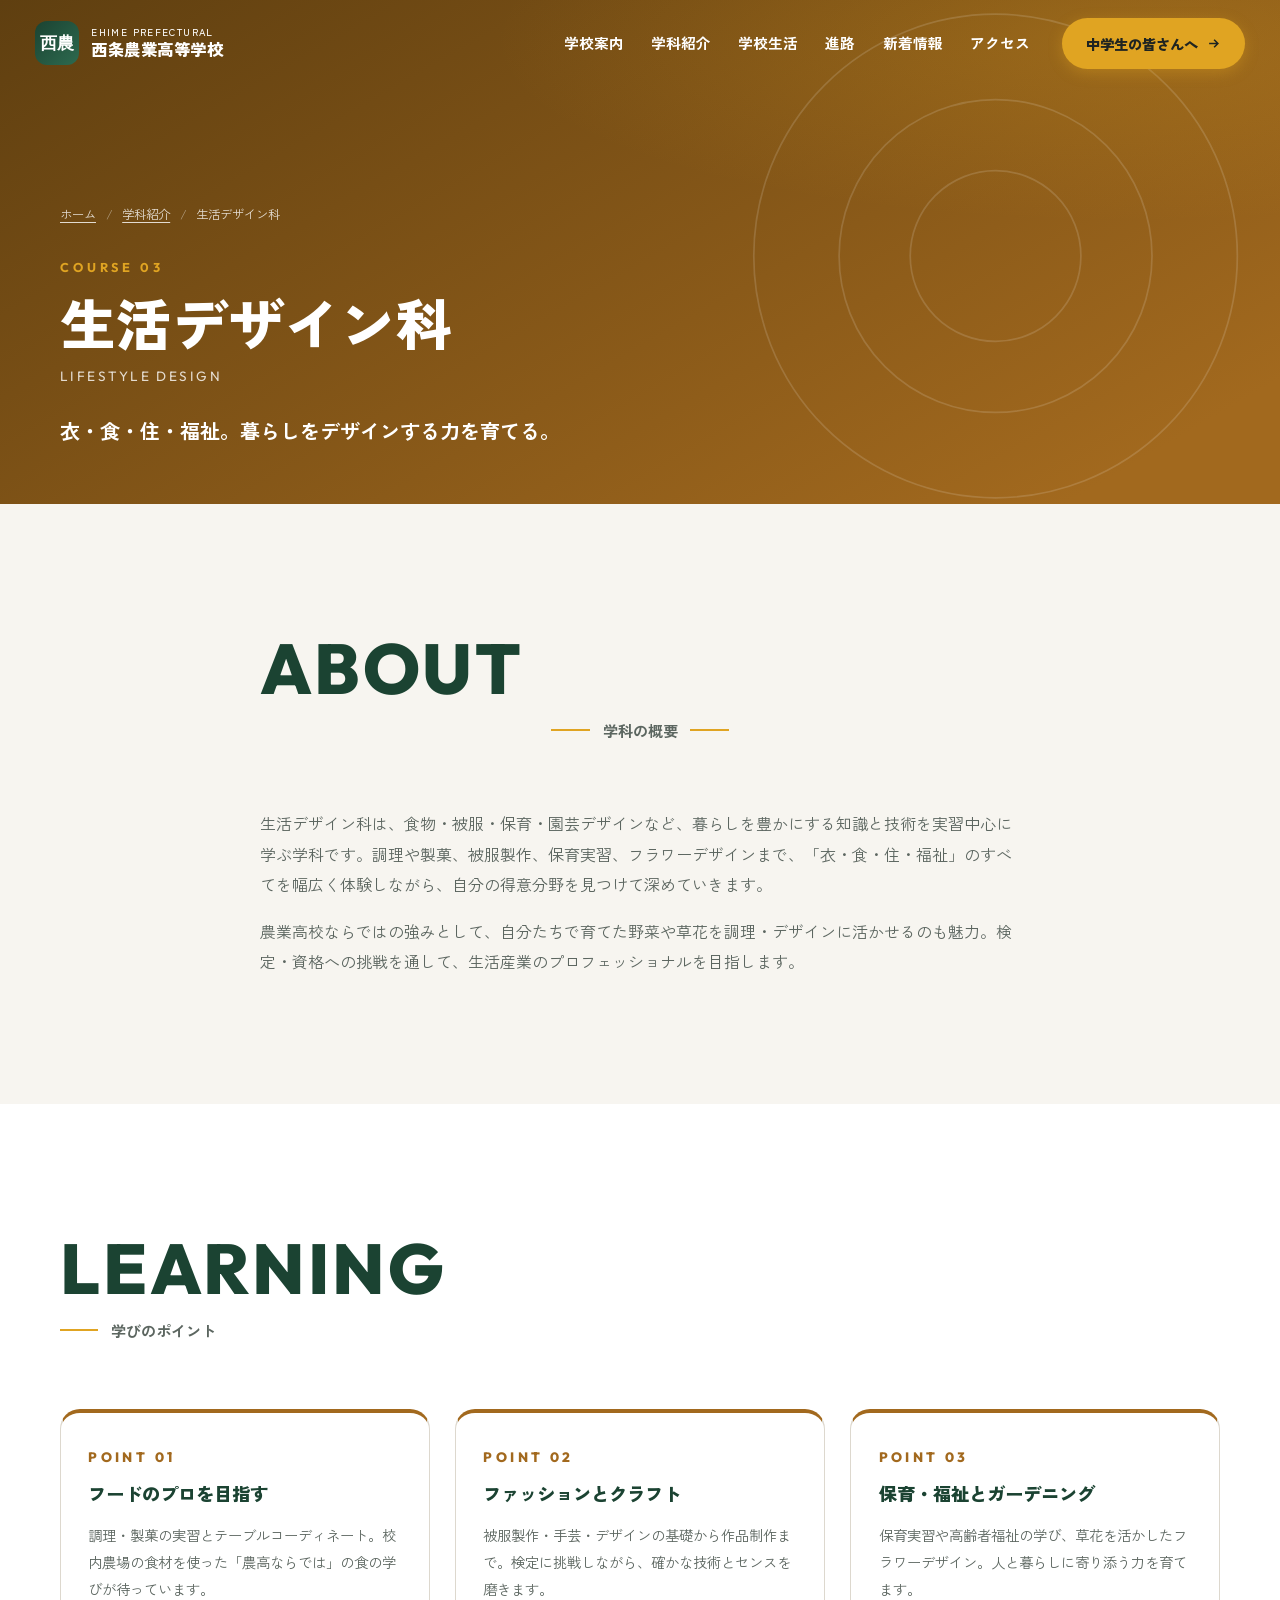
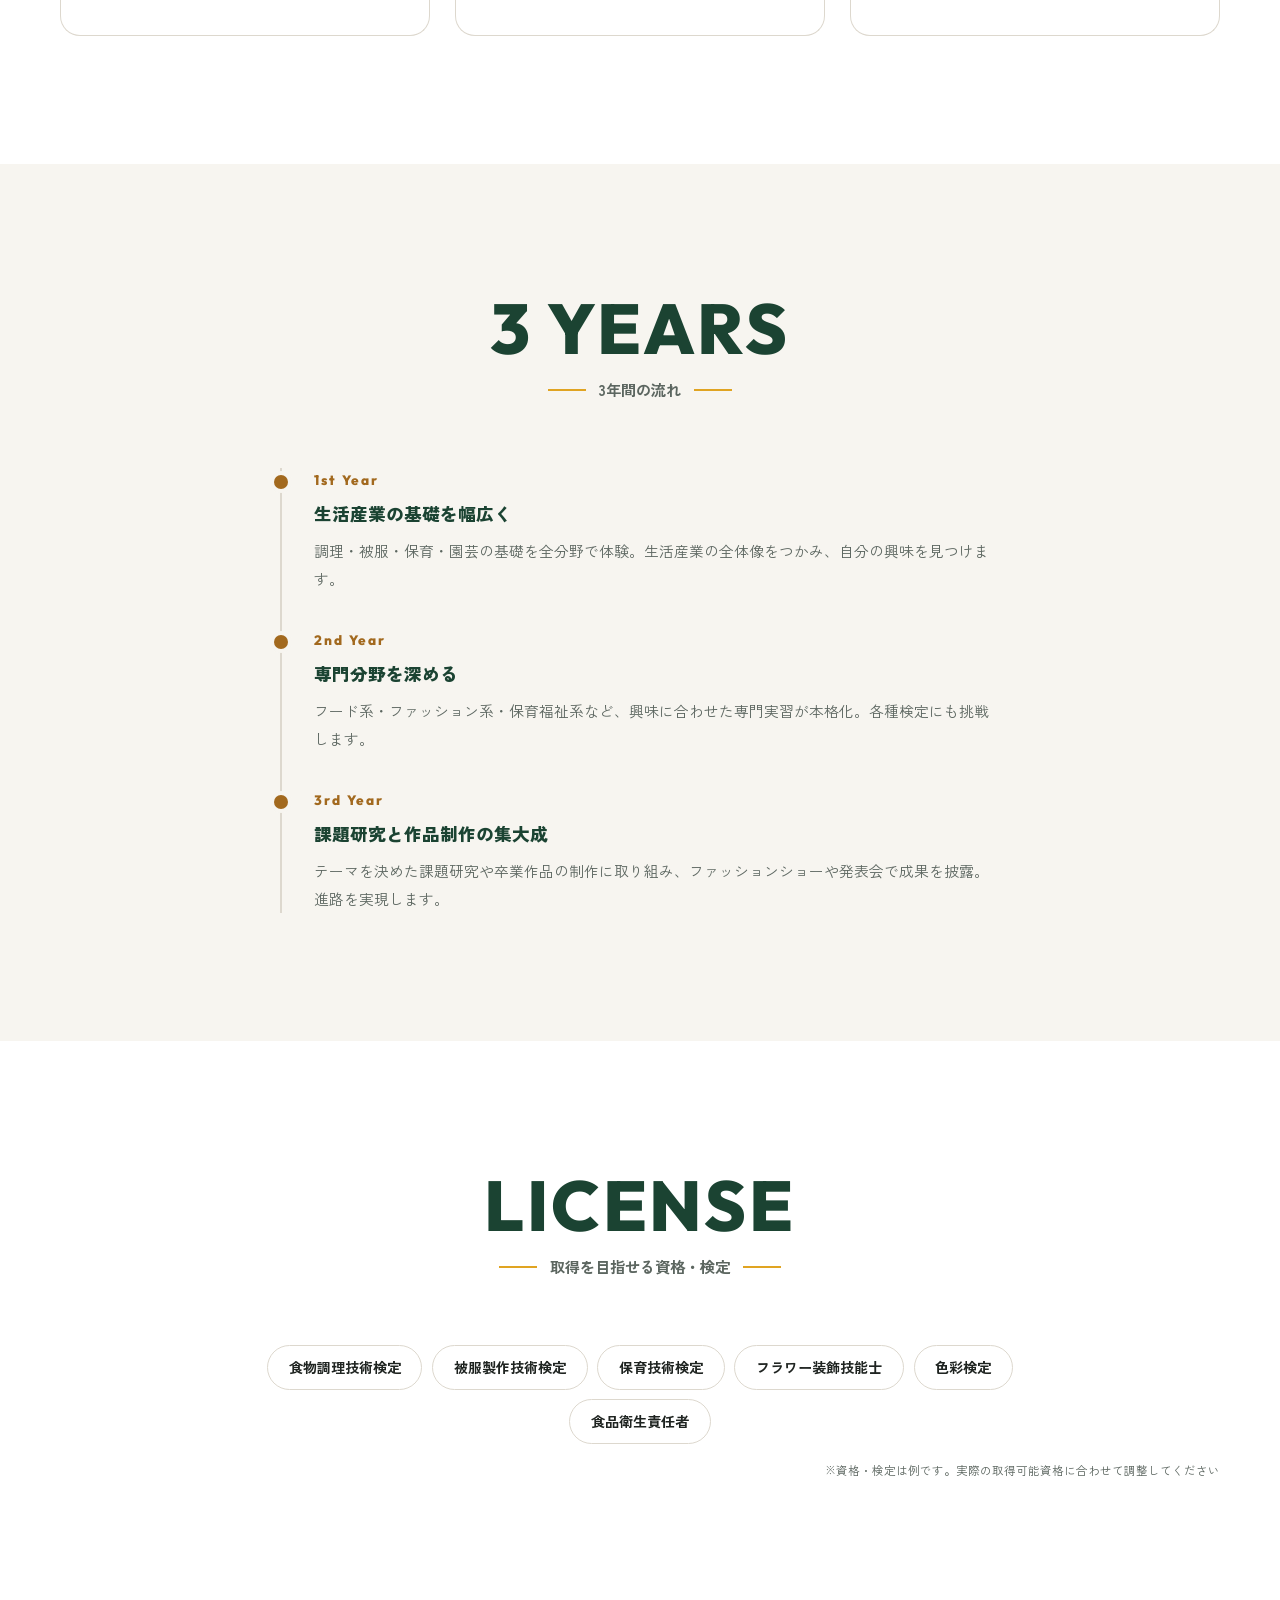
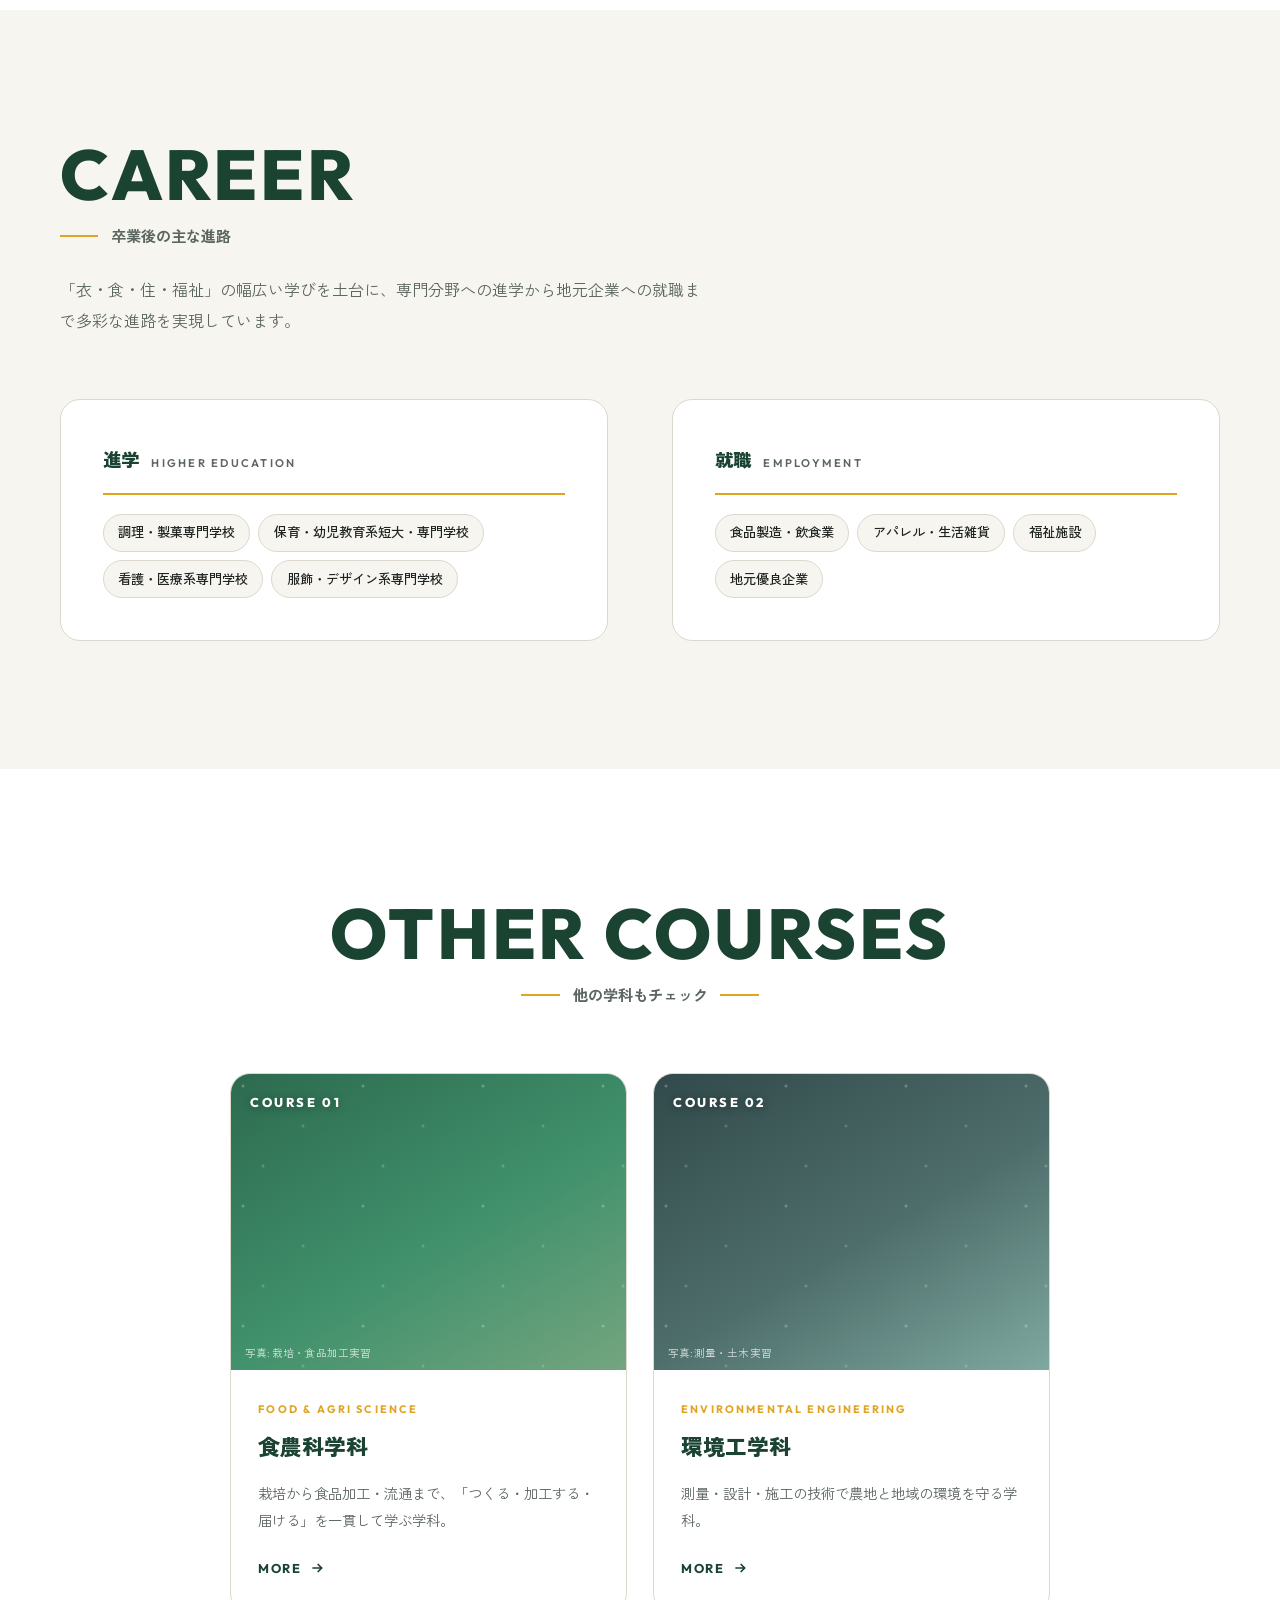
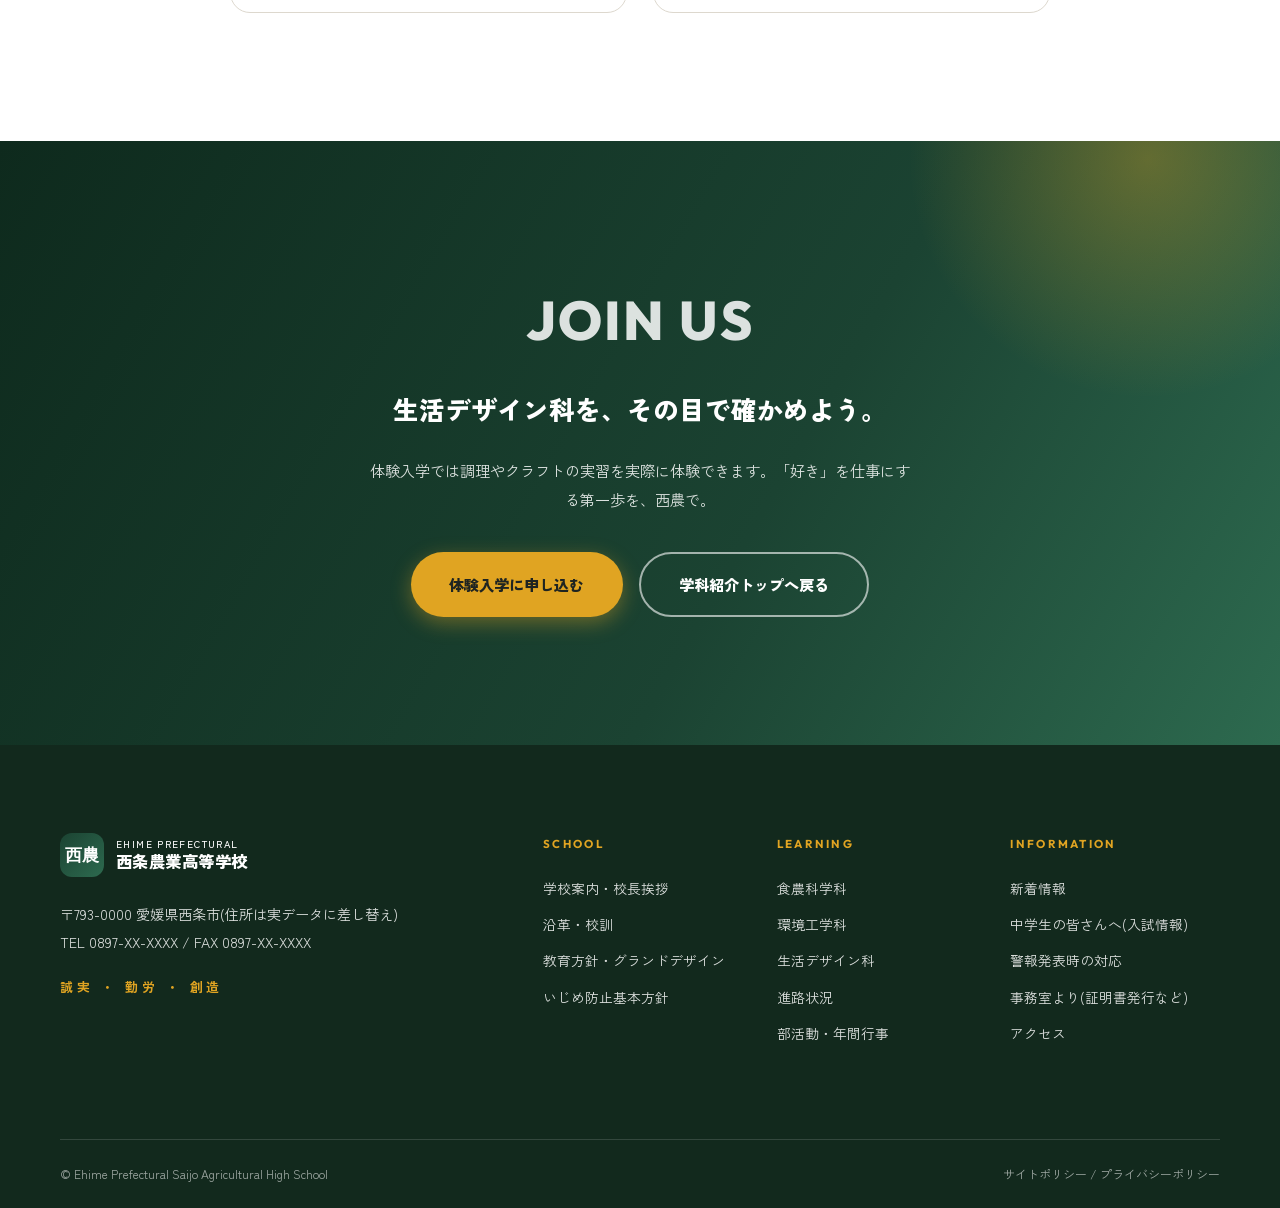
<file: courses/seikatsu.html>
<!DOCTYPE html>
<html lang="ja">
<head>
<meta charset="UTF-8">
<meta name="viewport" content="width=device-width, initial-scale=1.0">
<meta name="description" content="愛媛県立西条農業高等学校 生活デザイン科。食物・被服・保育・園芸デザインなど、暮らしを豊かにする知識と技術を実習中心に学びます。">
<title>生活デザイン科 | 愛媛県立西条農業高等学校</title>
<link rel="preconnect" href="https://fonts.googleapis.com">
<link rel="preconnect" href="https://fonts.gstatic.com" crossorigin>
<link href="https://fonts.googleapis.com/css2?family=Outfit:wght@400;600;700;800&family=Zen+Kaku+Gothic+New:wght@400;500;700;900&display=swap" rel="stylesheet">
<link rel="stylesheet" href="../assets/style.css">
</head>
<body class="theme-life">
<a class="skip-link" href="#main">本文へスキップ</a>

<!-- ================= HEADER ================= -->
<header class="header on-hero" id="header">
  <a class="brand" href="../index.html" aria-label="愛媛県立西条農業高等学校 トップページ">
    <span class="brand-mark" aria-hidden="true">西農</span>
    <span class="brand-text">
      <span class="small">EHIME PREFECTURAL</span>
      <span class="name">西条農業高等学校</span>
    </span>
  </a>
  <nav class="gnav" aria-label="グローバルナビゲーション">
    <ul class="gnav-list">
      <li><a href="../index.html#about">学校案内</a></li>
      <li><a href="../index.html#course">学科紹介</a></li>
      <li><a href="../index.html#life">学校生活</a></li>
      <li><a href="../index.html#career">進路</a></li>
      <li><a href="../index.html#news">新着情報</a></li>
      <li><a href="../index.html#access">アクセス</a></li>
    </ul>
    <a class="btn-cta" href="../index.html#admission">
      中学生の皆さんへ
      <svg viewBox="0 0 24 24" fill="none" stroke="currentColor" stroke-width="2.5" aria-hidden="true"><path d="M5 12h14M13 6l6 6-6 6"/></svg>
    </a>
  </nav>
  <button class="menu-btn" id="menuBtn" aria-expanded="false" aria-controls="mMenu" aria-label="メニューを開く">
    <span></span><span></span><span></span>
  </button>
</header>

<!-- mobile menu -->
<nav class="m-menu" id="mMenu" aria-label="モバイルメニュー">
  <a href="../index.html#about"><span class="en">About</span>学校案内</a>
  <a href="../index.html#course"><span class="en">Course</span>学科紹介</a>
  <a href="../index.html#life"><span class="en">School Life</span>学校生活</a>
  <a href="../index.html#career"><span class="en">Career</span>進路</a>
  <a href="../index.html#news"><span class="en">News</span>新着情報</a>
  <a href="../index.html#access"><span class="en">Access</span>アクセス</a>
  <a class="btn-cta m-cta" href="../index.html#admission">中学生の皆さんへ</a>
</nav>

<main id="main">

<!-- ================= PAGE HERO ================= -->
<section class="page-hero" aria-label="生活デザイン科">
  <div class="page-hero-inner">
    <ol class="breadcrumb" aria-label="パンくずリスト">
      <li><a href="../index.html">ホーム</a></li>
      <li><a href="../index.html#course">学科紹介</a></li>
      <li aria-current="page">生活デザイン科</li>
    </ol>
    <p class="course-no">Course 03</p>
    <h1>生活デザイン科</h1>
    <p class="en-sub">Lifestyle Design</p>
    <p class="catch">衣・食・住・福祉。暮らしをデザインする力を育てる。</p>
  </div>
</section>

<!-- ================= 学科概要 ================= -->
<section class="section">
  <div class="container">
    <div class="dept-lead">
      <div class="sec-head center reveal">
        <p class="en">About</p>
        <p class="ja">学科の概要</p>
      </div>
      <div class="reveal" data-delay="1">
        <p>生活デザイン科は、食物・被服・保育・園芸デザインなど、暮らしを豊かにする知識と技術を実習中心に学ぶ学科です。調理や製菓、被服製作、保育実習、フラワーデザインまで、「衣・食・住・福祉」のすべてを幅広く体験しながら、自分の得意分野を見つけて深めていきます。</p>
        <p>農業高校ならではの強みとして、自分たちで育てた野菜や草花を調理・デザインに活かせるのも魅力。検定・資格への挑戦を通して、生活産業のプロフェッショナルを目指します。</p>
      </div>
    </div>
  </div>
</section>

<!-- ================= 学びのポイント ================= -->
<section class="section" style="background:#fff">
  <div class="container">
    <div class="sec-head reveal">
      <p class="en">Learning</p>
      <p class="ja">学びのポイント</p>
    </div>
    <div class="point-grid">
      <article class="point-card reveal">
        <p class="num">POINT 01</p>
        <h3>フードのプロを目指す</h3>
        <p>調理・製菓の実習とテーブルコーディネート。校内農場の食材を使った「農高ならでは」の食の学びが待っています。</p>
      </article>
      <article class="point-card reveal" data-delay="1">
        <p class="num">POINT 02</p>
        <h3>ファッションとクラフト</h3>
        <p>被服製作・手芸・デザインの基礎から作品制作まで。検定に挑戦しながら、確かな技術とセンスを磨きます。</p>
      </article>
      <article class="point-card reveal" data-delay="2">
        <p class="num">POINT 03</p>
        <h3>保育・福祉とガーデニング</h3>
        <p>保育実習や高齢者福祉の学び、草花を活かしたフラワーデザイン。人と暮らしに寄り添う力を育てます。</p>
      </article>
    </div>
  </div>
</section>

<!-- ================= 3年間の流れ ================= -->
<section class="section">
  <div class="container">
    <div class="sec-head center reveal">
      <p class="en">3 Years</p>
      <p class="ja">3年間の流れ</p>
    </div>
    <div class="timeline reveal" data-delay="1">
      <div class="tl-item">
        <p class="year">1st Year</p>
        <h3>生活産業の基礎を幅広く</h3>
        <p>調理・被服・保育・園芸の基礎を全分野で体験。生活産業の全体像をつかみ、自分の興味を見つけます。</p>
      </div>
      <div class="tl-item">
        <p class="year">2nd Year</p>
        <h3>専門分野を深める</h3>
        <p>フード系・ファッション系・保育福祉系など、興味に合わせた専門実習が本格化。各種検定にも挑戦します。</p>
      </div>
      <div class="tl-item">
        <p class="year">3rd Year</p>
        <h3>課題研究と作品制作の集大成</h3>
        <p>テーマを決めた課題研究や卒業作品の制作に取り組み、ファッションショーや発表会で成果を披露。進路を実現します。</p>
      </div>
    </div>
  </div>
</section>

<!-- ================= 資格 ================= -->
<section class="section" style="background:#fff">
  <div class="container">
    <div class="sec-head center reveal">
      <p class="en">License</p>
      <p class="ja">取得を目指せる資格・検定</p>
    </div>
    <ul class="qual-list reveal" data-delay="1">
      <li>食物調理技術検定</li>
      <li>被服製作技術検定</li>
      <li>保育技術検定</li>
      <li>フラワー装飾技能士</li>
      <li>色彩検定</li>
      <li>食品衛生責任者</li>
    </ul>
    <p class="note">※資格・検定は例です。実際の取得可能資格に合わせて調整してください</p>
  </div>
</section>

<!-- ================= 進路 ================= -->
<section class="section career">
  <div class="container">
    <p class="career-lead reveal" style="grid-column:1/-1">
      <span class="sec-head" style="display:block;margin-bottom:1.5rem"><span class="en" style="display:block">Career</span><span class="ja">卒業後の主な進路</span></span>
      「衣・食・住・福祉」の幅広い学びを土台に、専門分野への進学から地元企業への就職まで多彩な進路を実現しています。
    </p>
    <div class="career-box reveal" data-delay="1">
      <h3>進学 <span class="en">Higher Education</span></h3>
      <ul>
        <li>調理・製菓専門学校</li><li>保育・幼児教育系短大・専門学校</li><li>看護・医療系専門学校</li><li>服飾・デザイン系専門学校</li>
      </ul>
    </div>
    <div class="career-box reveal" data-delay="2">
      <h3>就職 <span class="en">Employment</span></h3>
      <ul>
        <li>食品製造・飲食業</li><li>アパレル・生活雑貨</li><li>福祉施設</li><li>地元優良企業</li>
      </ul>
    </div>
  </div>
</section>

<!-- ================= 他の学科 ================= -->
<section class="section" style="background:#fff">
  <div class="container">
    <div class="sec-head center reveal">
      <p class="en">Other Courses</p>
      <p class="ja">他の学科もチェック</p>
    </div>
    <div class="others-grid">
      <article class="course-card reveal">
        <div class="course-visual">
          <div class="ph ph-agri"><span class="ph-note">写真:栽培・食品加工実習</span></div>
          <span class="no">COURSE 01</span>
        </div>
        <div class="course-body">
          <p class="en">Food &amp; Agri Science</p>
          <h3>食農科学科</h3>
          <p>栽培から食品加工・流通まで、「つくる・加工する・届ける」を一貫して学ぶ学科。</p>
          <a class="course-more" href="shokuno.html" aria-label="食農科学科の詳細ページへ">MORE <svg width="16" height="16" viewBox="0 0 24 24" fill="none" stroke="currentColor" stroke-width="2.5" aria-hidden="true"><path d="M5 12h14M13 6l6 6-6 6"/></svg></a>
        </div>
      </article>
      <article class="course-card reveal" data-delay="1">
        <div class="course-visual">
          <div class="ph ph-civil"><span class="ph-note">写真:測量・土木実習</span></div>
          <span class="no">COURSE 02</span>
        </div>
        <div class="course-body">
          <p class="en">Environmental Engineering</p>
          <h3>環境工学科</h3>
          <p>測量・設計・施工の技術で農地と地域の環境を守る学科。</p>
          <a class="course-more" href="kankyo.html" aria-label="環境工学科の詳細ページへ">MORE <svg width="16" height="16" viewBox="0 0 24 24" fill="none" stroke="currentColor" stroke-width="2.5" aria-hidden="true"><path d="M5 12h14M13 6l6 6-6 6"/></svg></a>
        </div>
      </article>
    </div>
  </div>
</section>

<!-- ================= CTA ================= -->
<section class="cta">
  <div class="cta-inner container">
    <p class="en reveal">Join Us</p>
    <h2 class="reveal" data-delay="1">生活デザイン科を、その目で確かめよう。</h2>
    <p class="reveal" data-delay="2">体験入学では調理やクラフトの実習を実際に体験できます。「好き」を仕事にする第一歩を、西農で。</p>
    <div class="cta-btns reveal" data-delay="3">
      <a class="btn-solid" href="../index.html#admission">体験入学に申し込む</a>
      <a class="btn-ghost" href="../index.html#course">学科紹介トップへ戻る</a>
    </div>
  </div>
</section>

</main>

<!-- ================= FOOTER ================= -->
<footer class="footer">
  <div class="container">
    <div class="footer-main">
      <div>
        <a class="brand" href="../index.html" aria-label="トップページへ">
          <span class="brand-mark" aria-hidden="true">西農</span>
          <span class="brand-text">
            <span class="small">EHIME PREFECTURAL</span>
            <span class="name">西条農業高等学校</span>
          </span>
        </a>
        <address>
          〒793-0000 愛媛県西条市(住所は実データに差し替え)<br>
          TEL 0897-XX-XXXX / FAX 0897-XX-XXXX
        </address>
        <p class="footer-motto">誠実 ・ 勤労 ・ 創造</p>
      </div>
      <nav class="footer-nav" aria-label="フッターナビゲーション">
        <div>
          <h3>School</h3>
          <a href="../index.html#about">学校案内・校長挨拶</a>
          <a href="#">沿革・校訓</a>
          <a href="#">教育方針・グランドデザイン</a>
          <a href="#">いじめ防止基本方針</a>
        </div>
        <div>
          <h3>Learning</h3>
          <a href="shokuno.html">食農科学科</a>
          <a href="kankyo.html">環境工学科</a>
          <a href="seikatsu.html">生活デザイン科</a>
          <a href="../index.html#career">進路状況</a>
          <a href="../index.html#life">部活動・年間行事</a>
        </div>
        <div>
          <h3>Information</h3>
          <a href="../index.html#news">新着情報</a>
          <a href="../index.html#admission">中学生の皆さんへ(入試情報)</a>
          <a href="#">警報発表時の対応</a>
          <a href="#">事務室より(証明書発行など)</a>
          <a href="../index.html#access">アクセス</a>
        </div>
      </nav>
    </div>
    <div class="footer-bottom">
      <p>© Ehime Prefectural Saijo Agricultural High School</p>
      <p>サイトポリシー / プライバシーポリシー</p>
    </div>
  </div>
</footer>

<button class="to-top" id="toTop" aria-label="ページ上部へ戻る">
  <svg width="18" height="18" viewBox="0 0 24 24" fill="none" stroke="currentColor" stroke-width="2.5" aria-hidden="true"><path d="M12 19V5M5 12l7-7 7 7"/></svg>
</button>

<script src="../assets/main.js"></script>
</body>
</html>
</file>
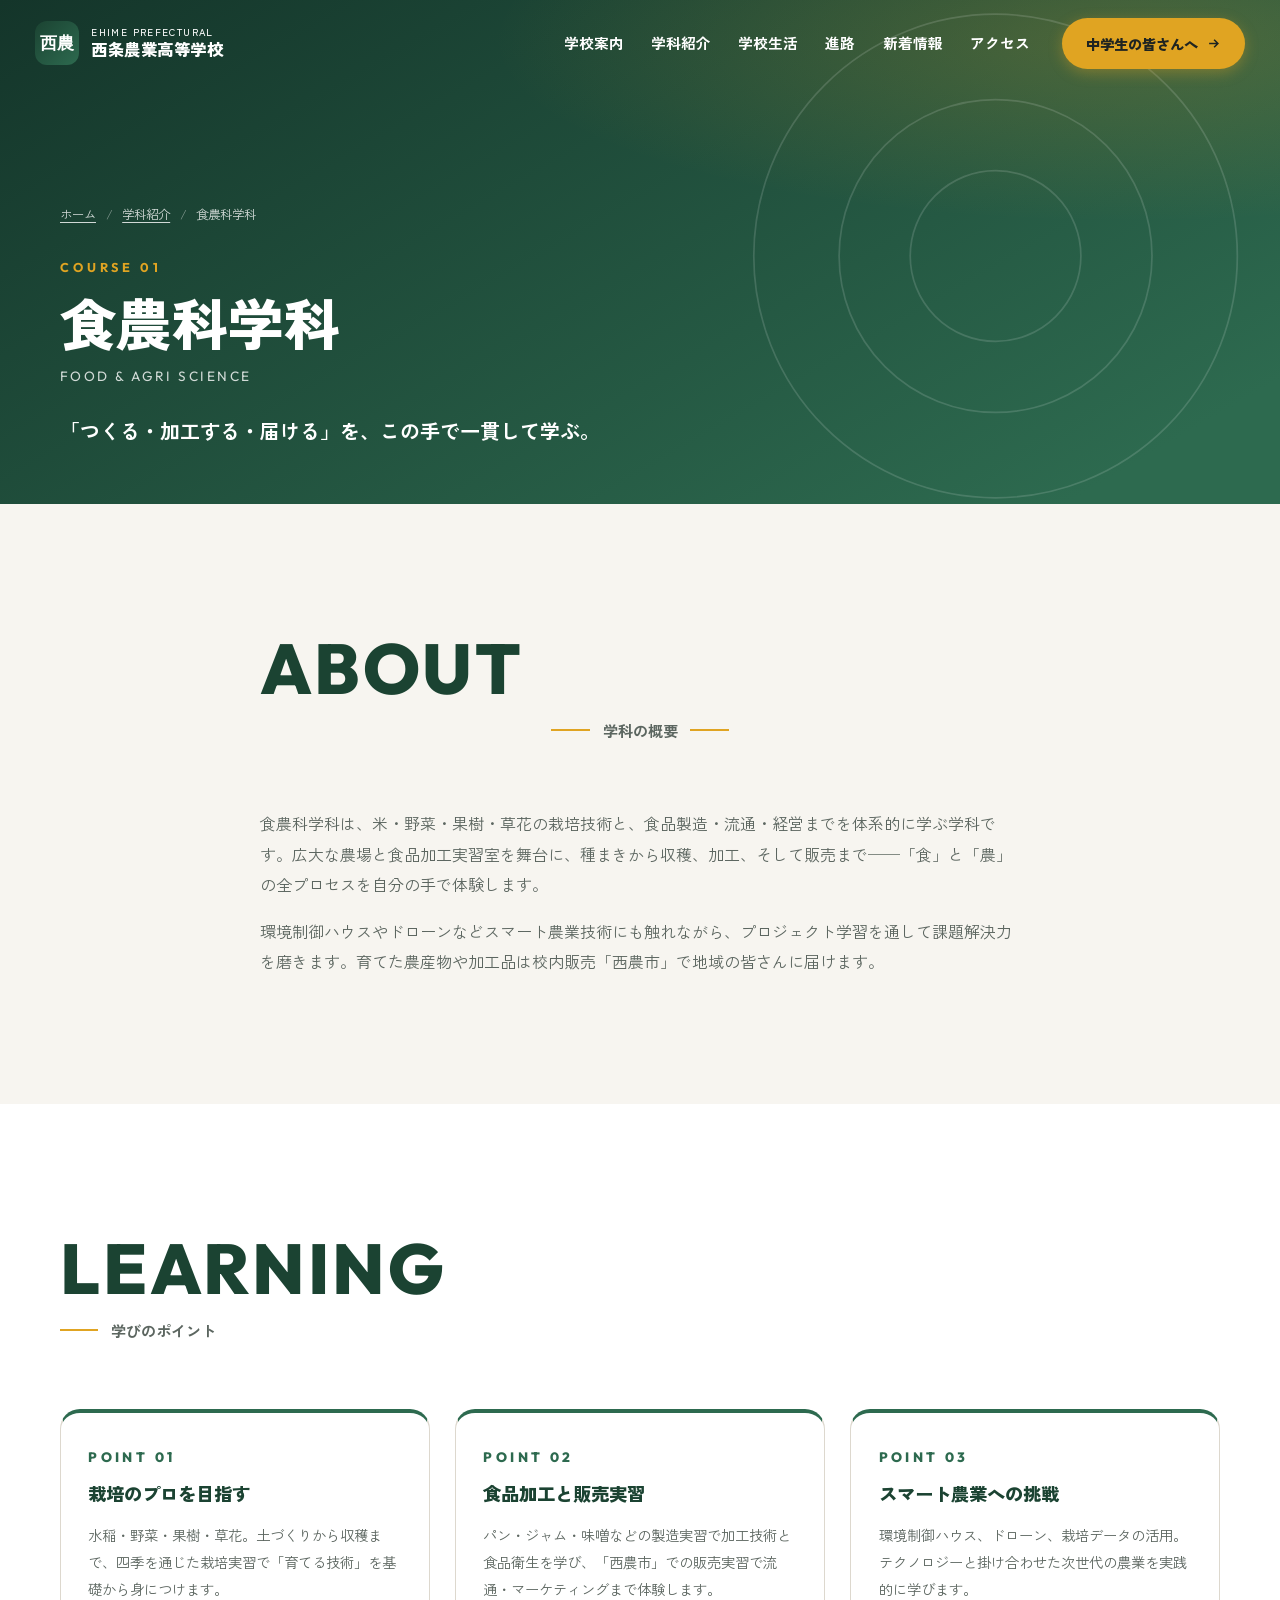
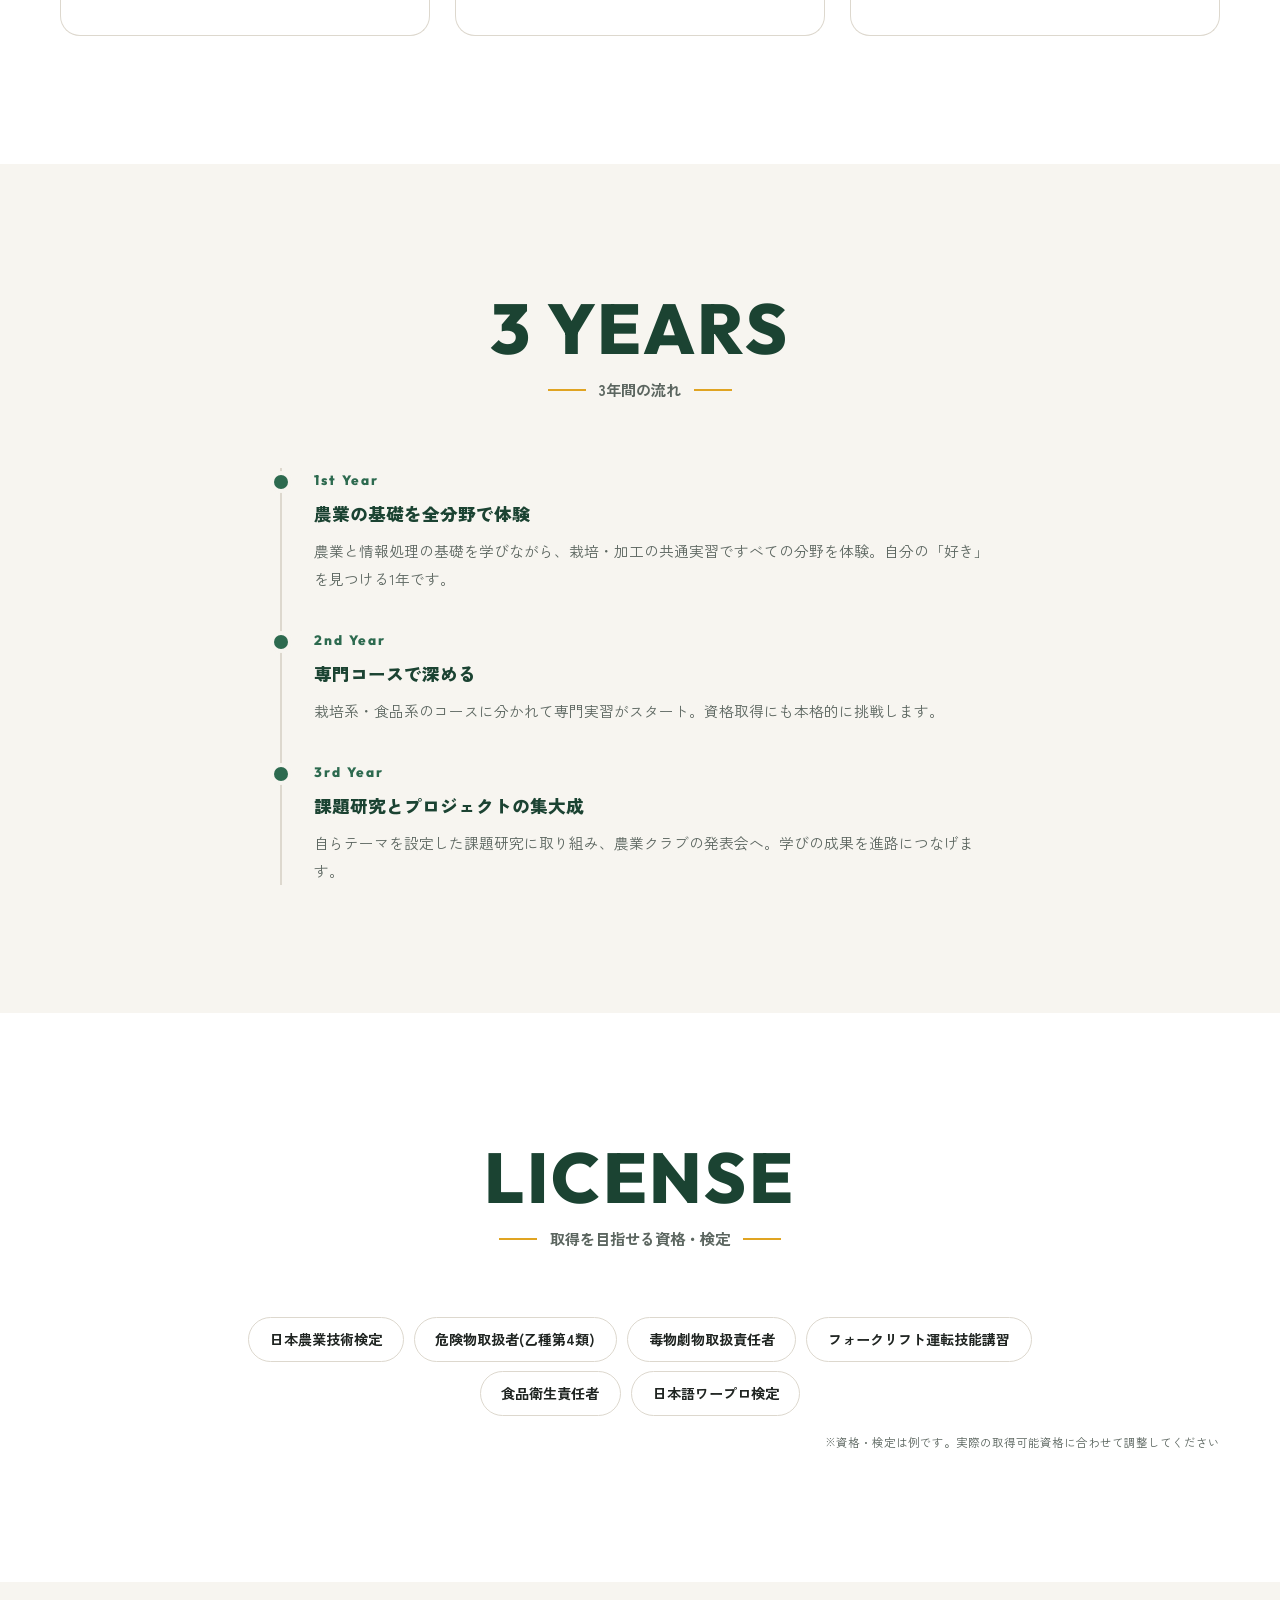
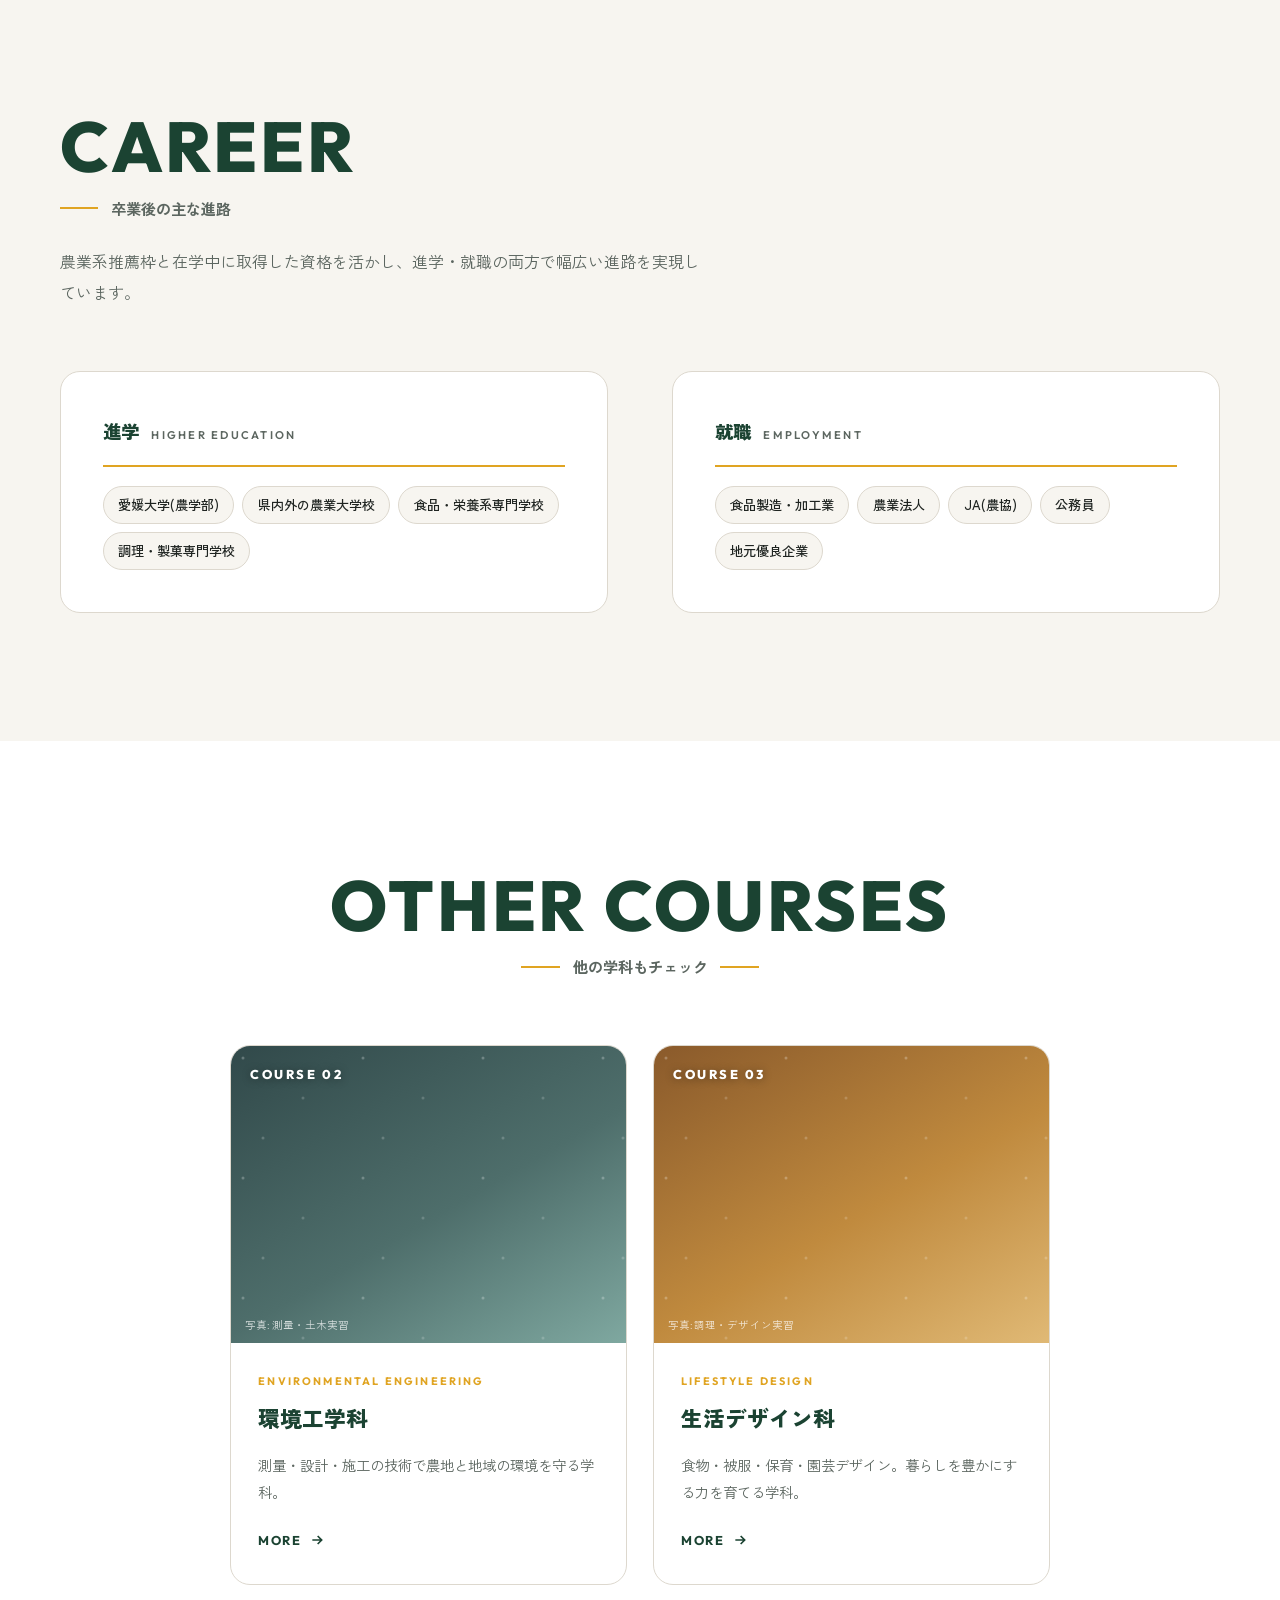
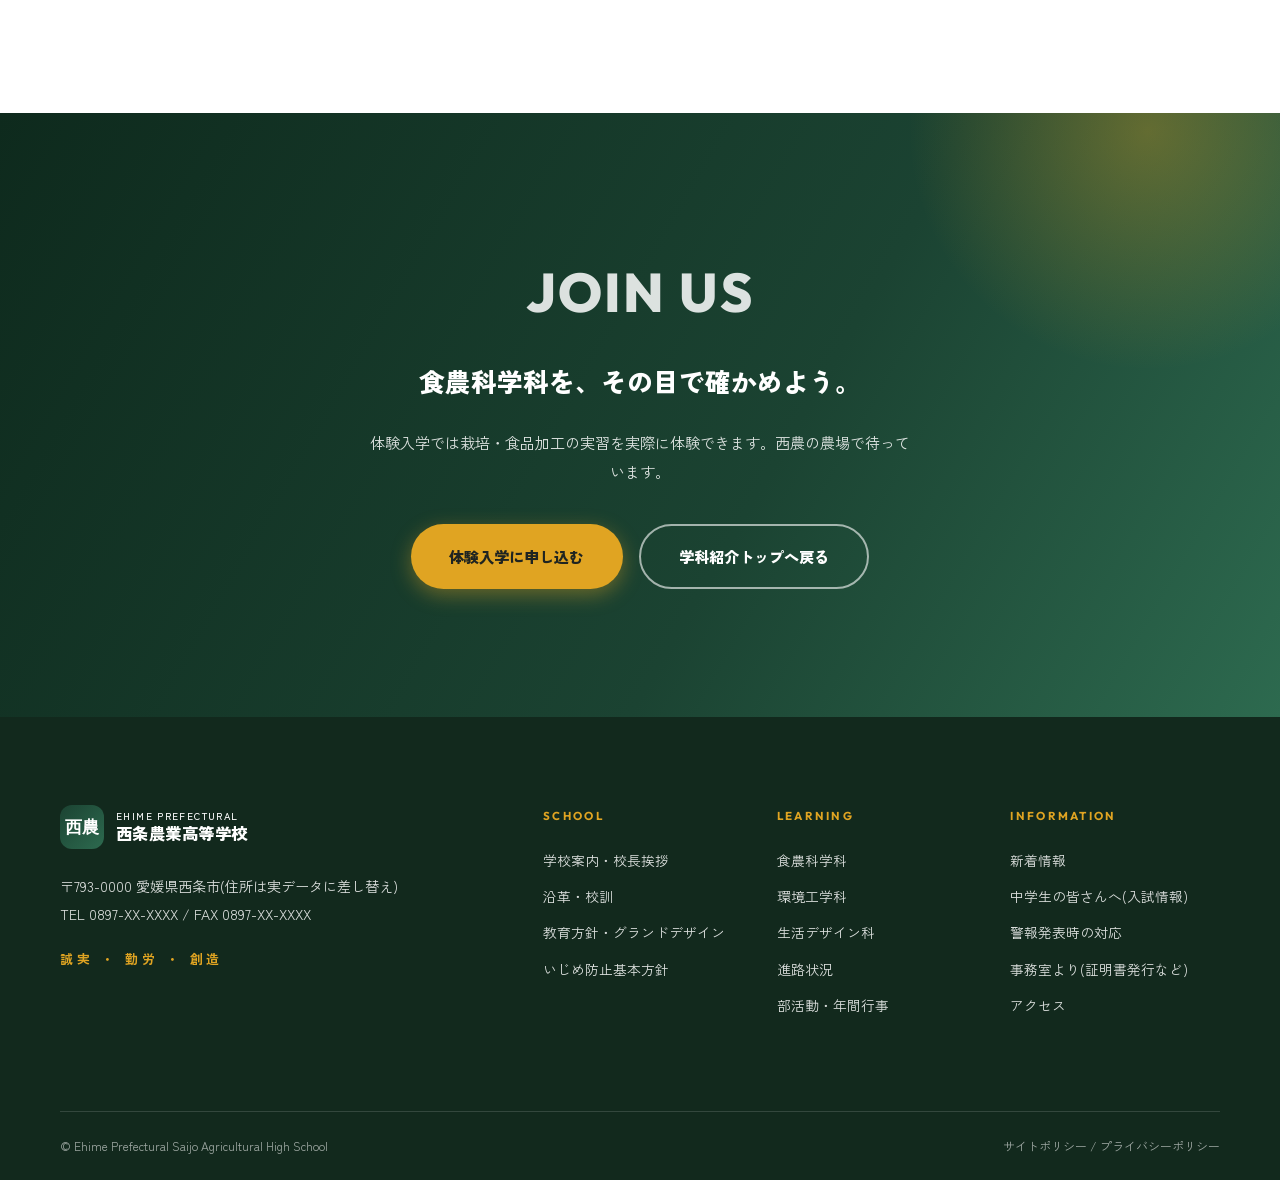
<file: courses/shokuno.html>
<!DOCTYPE html>
<html lang="ja">
<head>
<meta charset="UTF-8">
<meta name="viewport" content="width=device-width, initial-scale=1.0">
<meta name="description" content="愛媛県立西条農業高等学校 食農科学科。作物・野菜・果樹の栽培から食品加工・流通まで、「つくる・加工する・届ける」を一貫して学びます。">
<title>食農科学科 | 愛媛県立西条農業高等学校</title>
<link rel="preconnect" href="https://fonts.googleapis.com">
<link rel="preconnect" href="https://fonts.gstatic.com" crossorigin>
<link href="https://fonts.googleapis.com/css2?family=Outfit:wght@400;600;700;800&family=Zen+Kaku+Gothic+New:wght@400;500;700;900&display=swap" rel="stylesheet">
<link rel="stylesheet" href="../assets/style.css">
</head>
<body class="theme-agri">
<a class="skip-link" href="#main">本文へスキップ</a>

<!-- ================= HEADER ================= -->
<header class="header on-hero" id="header">
  <a class="brand" href="../index.html" aria-label="愛媛県立西条農業高等学校 トップページ">
    <span class="brand-mark" aria-hidden="true">西農</span>
    <span class="brand-text">
      <span class="small">EHIME PREFECTURAL</span>
      <span class="name">西条農業高等学校</span>
    </span>
  </a>
  <nav class="gnav" aria-label="グローバルナビゲーション">
    <ul class="gnav-list">
      <li><a href="../index.html#about">学校案内</a></li>
      <li><a href="../index.html#course">学科紹介</a></li>
      <li><a href="../index.html#life">学校生活</a></li>
      <li><a href="../index.html#career">進路</a></li>
      <li><a href="../index.html#news">新着情報</a></li>
      <li><a href="../index.html#access">アクセス</a></li>
    </ul>
    <a class="btn-cta" href="../index.html#admission">
      中学生の皆さんへ
      <svg viewBox="0 0 24 24" fill="none" stroke="currentColor" stroke-width="2.5" aria-hidden="true"><path d="M5 12h14M13 6l6 6-6 6"/></svg>
    </a>
  </nav>
  <button class="menu-btn" id="menuBtn" aria-expanded="false" aria-controls="mMenu" aria-label="メニューを開く">
    <span></span><span></span><span></span>
  </button>
</header>

<!-- mobile menu -->
<nav class="m-menu" id="mMenu" aria-label="モバイルメニュー">
  <a href="../index.html#about"><span class="en">About</span>学校案内</a>
  <a href="../index.html#course"><span class="en">Course</span>学科紹介</a>
  <a href="../index.html#life"><span class="en">School Life</span>学校生活</a>
  <a href="../index.html#career"><span class="en">Career</span>進路</a>
  <a href="../index.html#news"><span class="en">News</span>新着情報</a>
  <a href="../index.html#access"><span class="en">Access</span>アクセス</a>
  <a class="btn-cta m-cta" href="../index.html#admission">中学生の皆さんへ</a>
</nav>

<main id="main">

<!-- ================= PAGE HERO ================= -->
<section class="page-hero" aria-label="食農科学科">
  <div class="page-hero-inner">
    <ol class="breadcrumb" aria-label="パンくずリスト">
      <li><a href="../index.html">ホーム</a></li>
      <li><a href="../index.html#course">学科紹介</a></li>
      <li aria-current="page">食農科学科</li>
    </ol>
    <p class="course-no">Course 01</p>
    <h1>食農科学科</h1>
    <p class="en-sub">Food &amp; Agri Science</p>
    <p class="catch">「つくる・加工する・届ける」を、この手で一貫して学ぶ。</p>
  </div>
</section>

<!-- ================= 学科概要 ================= -->
<section class="section">
  <div class="container">
    <div class="dept-lead">
      <div class="sec-head center reveal">
        <p class="en">About</p>
        <p class="ja">学科の概要</p>
      </div>
      <div class="reveal" data-delay="1">
        <p>食農科学科は、米・野菜・果樹・草花の栽培技術と、食品製造・流通・経営までを体系的に学ぶ学科です。広大な農場と食品加工実習室を舞台に、種まきから収穫、加工、そして販売まで──「食」と「農」の全プロセスを自分の手で体験します。</p>
        <p>環境制御ハウスやドローンなどスマート農業技術にも触れながら、プロジェクト学習を通して課題解決力を磨きます。育てた農産物や加工品は校内販売「西農市」で地域の皆さんに届けます。</p>
      </div>
    </div>
  </div>
</section>

<!-- ================= 学びのポイント ================= -->
<section class="section" style="background:#fff">
  <div class="container">
    <div class="sec-head reveal">
      <p class="en">Learning</p>
      <p class="ja">学びのポイント</p>
    </div>
    <div class="point-grid">
      <article class="point-card reveal">
        <p class="num">POINT 01</p>
        <h3>栽培のプロを目指す</h3>
        <p>水稲・野菜・果樹・草花。土づくりから収穫まで、四季を通じた栽培実習で「育てる技術」を基礎から身につけます。</p>
      </article>
      <article class="point-card reveal" data-delay="1">
        <p class="num">POINT 02</p>
        <h3>食品加工と販売実習</h3>
        <p>パン・ジャム・味噌などの製造実習で加工技術と食品衛生を学び、「西農市」での販売実習で流通・マーケティングまで体験します。</p>
      </article>
      <article class="point-card reveal" data-delay="2">
        <p class="num">POINT 03</p>
        <h3>スマート農業への挑戦</h3>
        <p>環境制御ハウス、ドローン、栽培データの活用。テクノロジーと掛け合わせた次世代の農業を実践的に学びます。</p>
      </article>
    </div>
  </div>
</section>

<!-- ================= 3年間の流れ ================= -->
<section class="section">
  <div class="container">
    <div class="sec-head center reveal">
      <p class="en">3 Years</p>
      <p class="ja">3年間の流れ</p>
    </div>
    <div class="timeline reveal" data-delay="1">
      <div class="tl-item">
        <p class="year">1st Year</p>
        <h3>農業の基礎を全分野で体験</h3>
        <p>農業と情報処理の基礎を学びながら、栽培・加工の共通実習ですべての分野を体験。自分の「好き」を見つける1年です。</p>
      </div>
      <div class="tl-item">
        <p class="year">2nd Year</p>
        <h3>専門コースで深める</h3>
        <p>栽培系・食品系のコースに分かれて専門実習がスタート。資格取得にも本格的に挑戦します。</p>
      </div>
      <div class="tl-item">
        <p class="year">3rd Year</p>
        <h3>課題研究とプロジェクトの集大成</h3>
        <p>自らテーマを設定した課題研究に取り組み、農業クラブの発表会へ。学びの成果を進路につなげます。</p>
      </div>
    </div>
  </div>
</section>

<!-- ================= 資格 ================= -->
<section class="section" style="background:#fff">
  <div class="container">
    <div class="sec-head center reveal">
      <p class="en">License</p>
      <p class="ja">取得を目指せる資格・検定</p>
    </div>
    <ul class="qual-list reveal" data-delay="1">
      <li>日本農業技術検定</li>
      <li>危険物取扱者(乙種第4類)</li>
      <li>毒物劇物取扱責任者</li>
      <li>フォークリフト運転技能講習</li>
      <li>食品衛生責任者</li>
      <li>日本語ワープロ検定</li>
    </ul>
    <p class="note">※資格・検定は例です。実際の取得可能資格に合わせて調整してください</p>
  </div>
</section>

<!-- ================= 進路 ================= -->
<section class="section career">
  <div class="container">
    <p class="career-lead reveal" style="grid-column:1/-1">
      <span class="sec-head" style="display:block;margin-bottom:1.5rem"><span class="en" style="display:block">Career</span><span class="ja">卒業後の主な進路</span></span>
      農業系推薦枠と在学中に取得した資格を活かし、進学・就職の両方で幅広い進路を実現しています。
    </p>
    <div class="career-box reveal" data-delay="1">
      <h3>進学 <span class="en">Higher Education</span></h3>
      <ul>
        <li>愛媛大学(農学部)</li><li>県内外の農業大学校</li><li>食品・栄養系専門学校</li><li>調理・製菓専門学校</li>
      </ul>
    </div>
    <div class="career-box reveal" data-delay="2">
      <h3>就職 <span class="en">Employment</span></h3>
      <ul>
        <li>食品製造・加工業</li><li>農業法人</li><li>JA(農協)</li><li>公務員</li><li>地元優良企業</li>
      </ul>
    </div>
  </div>
</section>

<!-- ================= 他の学科 ================= -->
<section class="section" style="background:#fff">
  <div class="container">
    <div class="sec-head center reveal">
      <p class="en">Other Courses</p>
      <p class="ja">他の学科もチェック</p>
    </div>
    <div class="others-grid">
      <article class="course-card reveal">
        <div class="course-visual">
          <div class="ph ph-civil"><span class="ph-note">写真:測量・土木実習</span></div>
          <span class="no">COURSE 02</span>
        </div>
        <div class="course-body">
          <p class="en">Environmental Engineering</p>
          <h3>環境工学科</h3>
          <p>測量・設計・施工の技術で農地と地域の環境を守る学科。</p>
          <a class="course-more" href="kankyo.html" aria-label="環境工学科の詳細ページへ">MORE <svg width="16" height="16" viewBox="0 0 24 24" fill="none" stroke="currentColor" stroke-width="2.5" aria-hidden="true"><path d="M5 12h14M13 6l6 6-6 6"/></svg></a>
        </div>
      </article>
      <article class="course-card reveal" data-delay="1">
        <div class="course-visual">
          <div class="ph ph-life"><span class="ph-note">写真:調理・デザイン実習</span></div>
          <span class="no">COURSE 03</span>
        </div>
        <div class="course-body">
          <p class="en">Lifestyle Design</p>
          <h3>生活デザイン科</h3>
          <p>食物・被服・保育・園芸デザイン。暮らしを豊かにする力を育てる学科。</p>
          <a class="course-more" href="seikatsu.html" aria-label="生活デザイン科の詳細ページへ">MORE <svg width="16" height="16" viewBox="0 0 24 24" fill="none" stroke="currentColor" stroke-width="2.5" aria-hidden="true"><path d="M5 12h14M13 6l6 6-6 6"/></svg></a>
        </div>
      </article>
    </div>
  </div>
</section>

<!-- ================= CTA ================= -->
<section class="cta">
  <div class="cta-inner container">
    <p class="en reveal">Join Us</p>
    <h2 class="reveal" data-delay="1">食農科学科を、その目で確かめよう。</h2>
    <p class="reveal" data-delay="2">体験入学では栽培・食品加工の実習を実際に体験できます。西農の農場で待っています。</p>
    <div class="cta-btns reveal" data-delay="3">
      <a class="btn-solid" href="../index.html#admission">体験入学に申し込む</a>
      <a class="btn-ghost" href="../index.html#course">学科紹介トップへ戻る</a>
    </div>
  </div>
</section>

</main>

<!-- ================= FOOTER ================= -->
<footer class="footer">
  <div class="container">
    <div class="footer-main">
      <div>
        <a class="brand" href="../index.html" aria-label="トップページへ">
          <span class="brand-mark" aria-hidden="true">西農</span>
          <span class="brand-text">
            <span class="small">EHIME PREFECTURAL</span>
            <span class="name">西条農業高等学校</span>
          </span>
        </a>
        <address>
          〒793-0000 愛媛県西条市(住所は実データに差し替え)<br>
          TEL 0897-XX-XXXX / FAX 0897-XX-XXXX
        </address>
        <p class="footer-motto">誠実 ・ 勤労 ・ 創造</p>
      </div>
      <nav class="footer-nav" aria-label="フッターナビゲーション">
        <div>
          <h3>School</h3>
          <a href="../index.html#about">学校案内・校長挨拶</a>
          <a href="#">沿革・校訓</a>
          <a href="#">教育方針・グランドデザイン</a>
          <a href="#">いじめ防止基本方針</a>
        </div>
        <div>
          <h3>Learning</h3>
          <a href="shokuno.html">食農科学科</a>
          <a href="kankyo.html">環境工学科</a>
          <a href="seikatsu.html">生活デザイン科</a>
          <a href="../index.html#career">進路状況</a>
          <a href="../index.html#life">部活動・年間行事</a>
        </div>
        <div>
          <h3>Information</h3>
          <a href="../index.html#news">新着情報</a>
          <a href="../index.html#admission">中学生の皆さんへ(入試情報)</a>
          <a href="#">警報発表時の対応</a>
          <a href="#">事務室より(証明書発行など)</a>
          <a href="../index.html#access">アクセス</a>
        </div>
      </nav>
    </div>
    <div class="footer-bottom">
      <p>© Ehime Prefectural Saijo Agricultural High School</p>
      <p>サイトポリシー / プライバシーポリシー</p>
    </div>
  </div>
</footer>

<button class="to-top" id="toTop" aria-label="ページ上部へ戻る">
  <svg width="18" height="18" viewBox="0 0 24 24" fill="none" stroke="currentColor" stroke-width="2.5" aria-hidden="true"><path d="M12 19V5M5 12l7-7 7 7"/></svg>
</button>

<script src="../assets/main.js"></script>
</body>
</html>
</file>
<file: assets/style.css>
/* ============================================================
   DESIGN TOKENS —「土と水の学校」
   Primary  #1B4332 深緑(森・土)   … 白文字とのコントラスト比 ≈10.9:1
   Accent   #E0A422 実りの金        … 墨色文字と組み合わせて使用
   Base     #F7F5F0 うちぬきの白
   Ink      #1F2421 墨色
============================================================ */
:root{
  --c-primary:#1B4332;
  --c-primary-light:#2D6A4F;
  --c-primary-pale:#E7EFE9;
  --c-accent:#E0A422;
  --c-base:#F7F5F0;
  --c-white:#FFFFFF;
  --c-ink:#1F2421;
  --c-ink-sub:#5C6660;
  --c-line:#DDD8CE;
  --font-jp:"Zen Kaku Gothic New","Noto Sans JP","Hiragino Kaku Gothic ProN",system-ui,sans-serif;
  --font-en:"Outfit","Montserrat","Helvetica Neue",sans-serif;
  --ease:cubic-bezier(.22,1,.36,1);
  --section-pad:clamp(4.5rem,10vw,8.5rem);
  --radius:20px;
}
*{margin:0;padding:0;box-sizing:border-box}
html{scroll-behavior:smooth;scroll-padding-top:90px}
body{
  font-family:var(--font-jp);
  color:var(--c-ink);
  background:var(--c-base);
  line-height:1.9;
  font-size:16px;
  overflow-x:hidden;
}
img,svg{max-width:100%;display:block}
a{color:inherit;text-decoration:none}
ul{list-style:none}
:focus-visible{outline:3px solid var(--c-accent);outline-offset:3px;border-radius:4px}

/* ---- skip link ---- */
.skip-link{
  position:absolute;left:1rem;top:-4rem;z-index:1000;
  background:var(--c-primary);color:#fff;padding:.7rem 1.4rem;border-radius:0 0 10px 10px;
  transition:top .3s;
}
.skip-link:focus{top:0}

/* ---- layout helpers ---- */
.container{width:min(1160px,92%);margin-inline:auto}
.section{padding-block:var(--section-pad)}

/* ---- section heading: 英語ディスプレイ + 日本語ラベル ---- */
.sec-head{margin-bottom:clamp(2.5rem,5vw,4rem)}
.sec-head .en{
  font-family:var(--font-en);font-weight:800;
  font-size:clamp(2.6rem,6vw,4.4rem);
  letter-spacing:.04em;line-height:1.05;color:var(--c-primary);
  text-transform:uppercase;
}
.sec-head .ja{
  display:inline-flex;align-items:center;gap:.8rem;
  margin-top:.6rem;font-weight:700;color:var(--c-ink-sub);font-size:.95rem;
}
.sec-head .ja::before{content:"";width:2.4rem;height:2px;background:var(--c-accent)}
.sec-head.center{text-align:center}
.sec-head.center .ja::after{content:"";width:2.4rem;height:2px;background:var(--c-accent)}
.sec-head.on-dark .en{color:#fff}
.sec-head.on-dark .ja{color:rgba(255,255,255,.75)}

/* ---- reveal animation ---- */
.reveal{opacity:0;transform:translateY(34px);transition:opacity .8s var(--ease),transform .8s var(--ease)}
.reveal.is-in{opacity:1;transform:none}
.reveal[data-delay="1"]{transition-delay:.12s}
.reveal[data-delay="2"]{transition-delay:.24s}
.reveal[data-delay="3"]{transition-delay:.36s}
@media (prefers-reduced-motion:reduce){
  html{scroll-behavior:auto}
  .reveal{opacity:1;transform:none;transition:none}
  .marquee-track{animation:none!important}
  .hero-scroll{display:none}
}

/* ============================================================
   HEADER
============================================================ */
.header{
  position:fixed;inset:0 0 auto 0;z-index:100;
  display:flex;align-items:center;justify-content:space-between;
  padding:1.1rem clamp(1rem,3vw,2.2rem);
  transition:background .4s var(--ease),box-shadow .4s var(--ease),padding .4s var(--ease);
}
.header.is-scrolled{
  background:rgba(247,245,240,.92);
  backdrop-filter:blur(12px);
  box-shadow:0 1px 0 var(--c-line);
  padding-block:.65rem;
}
.brand{display:flex;align-items:center;gap:.75rem;z-index:110}
.brand-mark{
  width:44px;height:44px;border-radius:12px;flex-shrink:0;
  background:linear-gradient(135deg,var(--c-primary) 0%,var(--c-primary-light) 100%);
  display:grid;place-items:center;color:#fff;
  font-family:var(--font-en);font-weight:800;font-size:1.05rem;letter-spacing:.02em;
}
.brand-text{line-height:1.3;color:var(--c-ink)}
.brand-text .small{display:block;font-size:.62rem;letter-spacing:.14em;color:var(--c-ink-sub);font-weight:500}
.brand-text .name{font-weight:900;font-size:1.02rem;letter-spacing:.03em}
.header.on-hero:not(.is-scrolled) .brand-text,
.header.on-hero:not(.is-scrolled) .brand-text .small{color:#fff}

.gnav{display:flex;align-items:center;gap:2rem}
.gnav-list{display:flex;gap:1.7rem;font-weight:700;font-size:.92rem}
.gnav-list a{position:relative;padding-block:.4rem;transition:color .3s}
.gnav-list a::after{
  content:"";position:absolute;left:0;bottom:0;width:100%;height:2px;
  background:var(--c-accent);transform:scaleX(0);transform-origin:right;
  transition:transform .35s var(--ease);
}
.gnav-list a:hover::after,.gnav-list a:focus-visible::after{transform:scaleX(1);transform-origin:left}
.header.on-hero:not(.is-scrolled) .gnav-list a{color:#fff}
.btn-cta{
  display:inline-flex;align-items:center;gap:.5rem;
  background:var(--c-accent);color:var(--c-ink);
  font-weight:900;font-size:.9rem;
  padding:.75rem 1.5rem;border-radius:999px;
  transition:transform .3s var(--ease),box-shadow .3s var(--ease);
  box-shadow:0 4px 14px rgba(224,164,34,.35);
}
.btn-cta:hover{transform:translateY(-2px);box-shadow:0 8px 22px rgba(224,164,34,.45)}
.btn-cta svg{width:15px;height:15px}

/* hamburger */
.menu-btn{
  display:none;z-index:110;width:52px;height:52px;border:0;cursor:pointer;
  background:var(--c-primary);border-radius:14px;place-items:center;flex-direction:column;gap:6px;
}
.menu-btn span{width:22px;height:2px;background:#fff;transition:transform .35s var(--ease),opacity .3s;display:block}
.menu-btn[aria-expanded="true"] span:nth-child(1){transform:translateY(8px) rotate(45deg)}
.menu-btn[aria-expanded="true"] span:nth-child(2){opacity:0}
.menu-btn[aria-expanded="true"] span:nth-child(3){transform:translateY(-8px) rotate(-45deg)}

/* mobile fullscreen menu */
.m-menu{
  position:fixed;inset:0;z-index:105;background:var(--c-primary);color:#fff;
  display:flex;flex-direction:column;justify-content:center;padding:2rem clamp(1.5rem,8vw,4rem);
  clip-path:circle(0% at calc(100% - 44px) 44px);
  transition:clip-path .6s var(--ease);visibility:hidden;
}
.m-menu.is-open{clip-path:circle(150% at calc(100% - 44px) 44px);visibility:visible}
.m-menu a{
  display:flex;align-items:baseline;gap:1rem;padding:.85rem 0;font-weight:700;font-size:1.25rem;
  border-bottom:1px solid rgba(255,255,255,.15);
}
.m-menu a .en{font-family:var(--font-en);font-size:.7rem;letter-spacing:.18em;color:var(--c-accent);text-transform:uppercase}
.m-menu .m-cta{margin-top:2rem;border:0}
@media (max-width:960px){
  .gnav{display:none}
  .menu-btn{display:grid}
}

/* ============================================================
   HERO
============================================================ */
.hero{
  position:relative;min-height:100svh;
  display:flex;align-items:flex-end;
  color:#fff;overflow:hidden;
  /* 写真差し替え時: background-image を追加するだけ */
  background:
    radial-gradient(120% 90% at 85% 10%,rgba(224,164,34,.28) 0%,transparent 45%),
    linear-gradient(160deg,#0E2A1D 0%,#1B4332 45%,#2D6A4F 78%,#40916C 100%);
}
.hero::before{ /* 等高線モチーフ */
  content:"";position:absolute;inset:0;opacity:.16;
  background-image:url('data:image/svg+xml;utf8,<svg xmlns="http://www.w3.org/2000/svg" width="900" height="900" viewBox="0 0 900 900" fill="none" stroke="white" stroke-width="1.2"><path d="M-50 700 Q 200 560 450 640 T 950 600"/><path d="M-50 640 Q 210 500 450 580 T 950 540"/><path d="M-50 580 Q 220 440 450 520 T 950 480"/><path d="M-50 520 Q 230 380 450 460 T 950 420"/><path d="M-50 460 Q 240 320 450 400 T 950 360"/><circle cx="700" cy="180" r="60"/><circle cx="700" cy="180" r="110"/><circle cx="700" cy="180" r="170"/></svg>');
  background-size:cover;
}
.hero::after{ /* 下部を締めるグラデーション */
  content:"";position:absolute;inset:auto 0 0 0;height:45%;
  background:linear-gradient(to top,rgba(10,26,18,.65),transparent);
}
.hero-inner{position:relative;z-index:2;width:min(1160px,92%);margin-inline:auto;padding-bottom:clamp(5rem,12vh,9rem)}
.hero-since{
  font-family:var(--font-en);letter-spacing:.35em;font-weight:600;font-size:.8rem;
  color:var(--c-accent);margin-bottom:1.2rem;text-transform:uppercase;
}
.hero-copy{
  font-weight:900;line-height:1.25;letter-spacing:.02em;
  font-size:clamp(2.6rem,7.2vw,5.4rem);
  text-shadow:0 2px 30px rgba(0,0,0,.25);
}
.hero-copy .row{display:block;overflow:hidden}
.hero-copy .row>span{display:inline-block;transform:translateY(110%);animation:heroUp 1s var(--ease) forwards}
.hero-copy .row:nth-child(2)>span{animation-delay:.18s}
@keyframes heroUp{to{transform:none}}
@media (prefers-reduced-motion:reduce){.hero-copy .row>span{transform:none;animation:none}}
.hero-sub{
  margin-top:1.6rem;font-weight:500;font-size:clamp(.95rem,1.6vw,1.1rem);
  color:rgba(255,255,255,.88);max-width:34em;
}
.hero-en{
  position:absolute;right:-.5rem;bottom:-1.2rem;z-index:1;pointer-events:none;
  font-family:var(--font-en);font-weight:800;text-transform:uppercase;
  font-size:clamp(4rem,13vw,11rem);line-height:1;letter-spacing:.02em;
  color:transparent;-webkit-text-stroke:1px rgba(255,255,255,.18);
  white-space:nowrap;
}
.hero-scroll{
  position:absolute;right:clamp(1rem,3vw,2.2rem);bottom:2rem;z-index:3;
  display:flex;flex-direction:column;align-items:center;gap:.7rem;
  font-family:var(--font-en);font-size:.65rem;letter-spacing:.3em;color:rgba(255,255,255,.8);
  writing-mode:vertical-rl;
}
.hero-scroll::after{
  content:"";width:1px;height:56px;background:rgba(255,255,255,.5);
  animation:scrollLine 1.8s var(--ease) infinite;transform-origin:top;
}
@keyframes scrollLine{0%{transform:scaleY(0);transform-origin:top}45%{transform:scaleY(1);transform-origin:top}55%{transform:scaleY(1);transform-origin:bottom}100%{transform:scaleY(0);transform-origin:bottom}}

/* ============================================================
   ALERT BAR + NEWS
============================================================ */
.alert-bar{background:var(--c-primary);color:#fff}
.alert-bar .container{display:flex;gap:1rem;align-items:center;padding-block:.8rem;font-size:.88rem}
.alert-bar .tag{
  flex-shrink:0;background:var(--c-accent);color:var(--c-ink);font-weight:900;font-size:.72rem;
  padding:.2rem .8rem;border-radius:999px;
}
.alert-bar a{text-decoration:underline;text-underline-offset:3px}

.news .container{display:grid;grid-template-columns:280px 1fr;gap:clamp(2rem,5vw,5rem);align-items:start}
.news-list{border-top:1px solid var(--c-line)}
.news-item a{
  display:grid;grid-template-columns:auto auto 1fr auto;gap:1.2rem;align-items:center;
  padding:1.35rem .4rem;border-bottom:1px solid var(--c-line);
  transition:background .3s,padding-left .3s var(--ease);
}
.news-item a:hover{background:#fff;padding-left:1rem}
.news-item time{font-family:var(--font-en);font-weight:600;font-size:.85rem;color:var(--c-ink-sub);letter-spacing:.05em}
.news-item .cat{
  font-size:.7rem;font-weight:700;padding:.15rem .75rem;border-radius:999px;text-align:center;min-width:5.2em;
  background:var(--c-primary-pale);color:var(--c-primary);
}
.news-item .cat.event{background:#FBF0D7;color:#7A5A0E}
.news-item .cat.emergency{background:#F7DFDA;color:#8C2F1F}
.news-item .title{font-weight:500;overflow:hidden;text-overflow:ellipsis;white-space:nowrap}
.news-item .arrow{color:var(--c-primary);opacity:0;transform:translateX(-6px);transition:.3s var(--ease)}
.news-item a:hover .arrow{opacity:1;transform:none}
.btn-line{
  display:inline-flex;align-items:center;gap:.6rem;margin-top:1.6rem;
  font-family:var(--font-en);font-weight:700;font-size:.85rem;letter-spacing:.14em;color:var(--c-primary);
}
.btn-line::after{content:"";width:3rem;height:1px;background:var(--c-primary);transition:width .3s var(--ease)}
.btn-line:hover::after{width:4.6rem}
@media (max-width:820px){.news .container{grid-template-columns:1fr}
  .news-item a{grid-template-columns:auto auto 1fr;grid-template-rows:auto auto}
  .news-item .title{grid-column:1/-1;white-space:normal}
  .news-item .arrow{display:none}}

/* ============================================================
   ABOUT + STATS
============================================================ */
.about{position:relative;background:#fff;overflow:hidden}
.about .ghost{
  position:absolute;top:.5rem;left:50%;transform:translateX(-50%);pointer-events:none;
  font-family:var(--font-en);font-weight:800;font-size:clamp(5rem,16vw,13rem);line-height:1;
  color:var(--c-base);white-space:nowrap;user-select:none;
}
.about-inner{position:relative;text-align:center;max-width:760px;margin-inline:auto}
.about h2{font-weight:900;font-size:clamp(1.5rem,3.4vw,2.3rem);line-height:1.6;margin-bottom:1.6rem;color:var(--c-primary)}
.about p{color:var(--c-ink-sub);text-align:left}
.about p+p{margin-top:1em}
.stats{
  margin-top:clamp(3rem,6vw,5rem);
  display:grid;grid-template-columns:repeat(4,1fr);gap:1px;background:var(--c-line);
  border:1px solid var(--c-line);border-radius:var(--radius);overflow:hidden;
}
.stat{background:#fff;padding:2.2rem 1rem;text-align:center}
.stat .num{
  font-family:var(--font-en);font-weight:800;font-size:clamp(2.2rem,4.5vw,3.4rem);
  color:var(--c-primary);line-height:1;
}
.stat .unit{font-size:1rem;font-weight:700;color:var(--c-accent);margin-left:.15em}
.stat .label{margin-top:.7rem;font-size:.82rem;font-weight:700;color:var(--c-ink-sub)}
@media (max-width:820px){.stats{grid-template-columns:repeat(2,1fr)}}

/* ============================================================
   COURSE 学科紹介
============================================================ */
.course{background:var(--c-primary);position:relative;overflow:hidden}
.course::before{
  content:"";position:absolute;inset:0;opacity:.07;
  background-image:url('data:image/svg+xml;utf8,<svg xmlns="http://www.w3.org/2000/svg" width="900" height="900" viewBox="0 0 900 900" fill="none" stroke="white" stroke-width="1.2"><path d="M-50 700 Q 200 560 450 640 T 950 600"/><path d="M-50 620 Q 210 480 450 560 T 950 520"/><path d="M-50 540 Q 220 400 450 480 T 950 440"/></svg>');
  background-size:cover;
}
.course-grid{position:relative;display:grid;grid-template-columns:repeat(3,1fr);gap:1.6rem}
.course-card{
  background:#fff;border-radius:var(--radius);overflow:hidden;
  display:flex;flex-direction:column;
  transition:transform .5s var(--ease),box-shadow .5s var(--ease);
}
.course-card:hover{transform:translateY(-10px);box-shadow:0 24px 50px rgba(0,0,0,.3)}
.course-visual{position:relative;aspect-ratio:4/3;overflow:hidden}
.course-visual .ph{position:absolute;inset:0;transition:transform .8s var(--ease)}
.course-card:hover .course-visual .ph{transform:scale(1.06)}
.course-visual .no{
  position:absolute;top:1rem;left:1.2rem;z-index:2;
  font-family:var(--font-en);font-weight:800;font-size:.8rem;letter-spacing:.2em;
  color:#fff;text-shadow:0 1px 8px rgba(0,0,0,.4);
}
.course-body{padding:1.8rem 1.7rem 2rem;display:flex;flex-direction:column;flex:1}
.course-body .en{font-family:var(--font-en);font-weight:700;font-size:.68rem;letter-spacing:.2em;text-transform:uppercase;color:var(--c-accent)}
.course-body h3{font-size:1.35rem;font-weight:900;margin:.3rem 0 .8rem;color:var(--c-primary)}
.course-body p{font-size:.9rem;color:var(--c-ink-sub);flex:1}
.course-tags{display:flex;flex-wrap:wrap;gap:.4rem;margin-top:1.1rem}
.course-tags span{font-size:.7rem;font-weight:700;background:var(--c-primary-pale);color:var(--c-primary);padding:.2rem .7rem;border-radius:999px}
.course-more{
  margin-top:1.4rem;display:inline-flex;align-items:center;gap:.5rem;
  font-family:var(--font-en);font-weight:700;font-size:.8rem;letter-spacing:.12em;color:var(--c-primary);
}
.course-more svg{transition:transform .3s var(--ease)}
.course-card:hover .course-more svg{transform:translateX(5px)}
@media (max-width:960px){.course-grid{grid-template-columns:1fr;max-width:520px;margin-inline:auto}}

/* placeholder photos(実写真に差し替え可) */
.ph{background-size:cover;background-position:center}
.ph-agri{background:linear-gradient(150deg,#2D6A4F,#40916C 55%,#74A57F)}
.ph-civil{background:linear-gradient(150deg,#31494A,#4E6E6B 55%,#7FA8A0)}
.ph-life{background:linear-gradient(150deg,#8A5A2B,#C08A3E 55%,#E0B975)}
.ph::after{
  content:"";position:absolute;inset:0;
  background-image:url('data:image/svg+xml;utf8,<svg xmlns="http://www.w3.org/2000/svg" width="120" height="120" viewBox="0 0 120 120"><circle cx="12" cy="12" r="1.5" fill="white" opacity="0.25"/><circle cx="72" cy="52" r="1.5" fill="white" opacity="0.18"/><circle cx="32" cy="92" r="1.5" fill="white" opacity="0.2"/></svg>');
}
.ph .ph-note{
  position:absolute;inset:auto 0 0 0;padding:.5rem .9rem;
  font-size:.65rem;letter-spacing:.1em;color:rgba(255,255,255,.75);
}

/* ============================================================
   FEATURES 交互レイアウト
============================================================ */
.feature-row{
  display:grid;grid-template-columns:1.05fr .95fr;gap:clamp(2rem,5vw,4.5rem);
  align-items:center;
}
.feature-row+.feature-row{margin-top:clamp(3.5rem,8vw,6.5rem)}
.feature-row:nth-child(even) .feature-visual{order:2}
.feature-visual{position:relative;aspect-ratio:16/11;border-radius:var(--radius);overflow:hidden}
.feature-visual .deco{
  content:"";position:absolute;z-index:-1;width:60%;height:60%;border-radius:var(--radius);
  background:repeating-linear-gradient(45deg,var(--c-accent) 0 2px,transparent 2px 9px);
  opacity:.5;
}
.feature-num{
  font-family:var(--font-en);font-weight:800;font-size:.85rem;letter-spacing:.25em;
  color:var(--c-accent);
}
.feature-copy h3{font-size:clamp(1.35rem,2.6vw,1.85rem);font-weight:900;line-height:1.5;margin:.5rem 0 1rem;color:var(--c-primary)}
.feature-copy p{color:var(--c-ink-sub);font-size:.95rem}
@media (max-width:820px){
  .feature-row{grid-template-columns:1fr}
  .feature-row:nth-child(even) .feature-visual{order:0}
}

/* ============================================================
   SCHOOL LIFE — marquee
============================================================ */
.life{background:#fff;overflow:hidden}
.marquee{display:flex;overflow:hidden;gap:1.4rem;margin-top:1rem;
  -webkit-mask-image:linear-gradient(to right,transparent,#000 6%,#000 94%,transparent);
          mask-image:linear-gradient(to right,transparent,#000 6%,#000 94%,transparent);}
.marquee-track{display:flex;gap:1.4rem;flex-shrink:0;animation:marquee 36s linear infinite}
.marquee:hover .marquee-track{animation-play-state:paused}
@keyframes marquee{to{transform:translateX(calc(-100% - 1.4rem))}}
.life-card{
  position:relative;width:clamp(220px,26vw,320px);aspect-ratio:4/5;flex-shrink:0;
  border-radius:var(--radius);overflow:hidden;
}
.life-card .cap{
  position:absolute;left:1rem;bottom:1rem;z-index:2;color:#fff;font-weight:700;font-size:.9rem;
  text-shadow:0 1px 10px rgba(0,0,0,.5);
}
.life-card::before{content:"";position:absolute;inset:auto 0 0 0;height:45%;z-index:1;
  background:linear-gradient(to top,rgba(0,0,0,.55),transparent)}

/* ============================================================
   CAREER 進路
============================================================ */
.career .container{display:grid;grid-template-columns:1fr 1fr;gap:clamp(2rem,5vw,4.5rem);align-items:start}
.career-box{background:#fff;border-radius:var(--radius);padding:clamp(1.6rem,3.5vw,2.6rem);border:1px solid var(--c-line)}
.career-box h3{
  display:flex;align-items:baseline;gap:.8rem;font-size:1.15rem;font-weight:900;color:var(--c-primary);
  padding-bottom:1rem;border-bottom:2px solid var(--c-accent);margin-bottom:1.2rem;
}
.career-box h3 .en{font-family:var(--font-en);font-size:.7rem;letter-spacing:.2em;color:var(--c-ink-sub);font-weight:600;text-transform:uppercase}
.career-box ul{display:flex;flex-wrap:wrap;gap:.5rem}
.career-box li{
  font-size:.82rem;font-weight:500;background:var(--c-base);border:1px solid var(--c-line);
  padding:.35rem .9rem;border-radius:999px;color:var(--c-ink);
}
.career-lead{grid-column:1/-1;max-width:640px;color:var(--c-ink-sub)}
@media (max-width:820px){.career .container{grid-template-columns:1fr}}

/* ============================================================
   CTA
============================================================ */
.cta{
  position:relative;overflow:hidden;color:#fff;text-align:center;
  background:linear-gradient(120deg,#0E2A1D,#1B4332 60%,#2D6A4F);
}
.cta::before{
  content:"";position:absolute;inset:-40% -10% auto auto;width:520px;height:520px;border-radius:50%;
  background:radial-gradient(circle,rgba(224,164,34,.35),transparent 65%);
}
.cta-inner{position:relative;padding-block:var(--section-pad)}
.cta .en{font-family:var(--font-en);font-weight:800;font-size:clamp(2rem,5vw,3.4rem);letter-spacing:.04em;text-transform:uppercase}
.cta h2{font-size:clamp(1.15rem,2.4vw,1.6rem);font-weight:900;margin:.8rem 0 1.4rem}
.cta p{color:rgba(255,255,255,.85);max-width:36em;margin-inline:auto;font-size:.95rem}
.cta-btns{display:flex;gap:1rem;justify-content:center;flex-wrap:wrap;margin-top:2.4rem}
.btn-solid,.btn-ghost{
  display:inline-flex;align-items:center;gap:.6rem;font-weight:900;font-size:.95rem;
  padding:1rem 2.4rem;border-radius:999px;transition:transform .3s var(--ease),box-shadow .3s var(--ease);
}
.btn-solid{background:var(--c-accent);color:var(--c-ink);box-shadow:0 6px 20px rgba(224,164,34,.4)}
.btn-solid:hover{transform:translateY(-3px);box-shadow:0 12px 28px rgba(224,164,34,.5)}
.btn-ghost{border:2px solid rgba(255,255,255,.6);color:#fff}
.btn-ghost:hover{background:rgba(255,255,255,.12);transform:translateY(-3px)}

/* ============================================================
   FOOTER
============================================================ */
.footer{background:#12291D;color:rgba(255,255,255,.85)}
.footer-main{
  display:grid;grid-template-columns:1.2fr 2fr;gap:clamp(2.5rem,6vw,5rem);
  padding-block:clamp(3.5rem,7vw,5.5rem);
}
.footer .brand-text,.footer .brand-text .small{color:#fff}
.footer address{font-style:normal;font-size:.88rem;margin-top:1.4rem;line-height:2}
.footer-motto{margin-top:1.2rem;font-size:.8rem;letter-spacing:.28em;color:var(--c-accent);font-weight:700}
.footer-nav{display:grid;grid-template-columns:repeat(3,1fr);gap:2rem 1.5rem}
.footer-nav h3{
  font-family:var(--font-en);font-size:.72rem;letter-spacing:.2em;text-transform:uppercase;
  color:var(--c-accent);margin-bottom:.9rem;font-weight:700;
}
.footer-nav a{display:block;font-size:.86rem;padding-block:.32rem;color:rgba(255,255,255,.85);transition:color .3s}
.footer-nav a:hover{color:var(--c-accent)}
.footer-bottom{
  border-top:1px solid rgba(255,255,255,.14);padding-block:1.4rem;
  display:flex;justify-content:space-between;gap:1rem;flex-wrap:wrap;
  font-size:.75rem;color:rgba(255,255,255,.6);
}
@media (max-width:820px){
  .footer-main{grid-template-columns:1fr}
  .footer-nav{grid-template-columns:repeat(2,1fr)}
}
.to-top{
  position:fixed;right:1.4rem;bottom:1.4rem;z-index:90;width:52px;height:52px;border:0;cursor:pointer;
  border-radius:50%;background:var(--c-primary);color:#fff;display:grid;place-items:center;
  opacity:0;pointer-events:none;transform:translateY(10px);
  transition:opacity .4s,transform .4s var(--ease);box-shadow:0 8px 20px rgba(0,0,0,.25);
}
.to-top.is-show{opacity:1;pointer-events:auto;transform:none}
.to-top:hover{background:var(--c-primary-light)}

/* ============================================================
   COURSE CARD — カード全体をクリック可能に(stretched link)
============================================================ */
.course-card{position:relative}
.course-more::after{content:"";position:absolute;inset:0}

/* ============================================================
   SUBPAGE 学科詳細ページ
   テーマカラーは body のクラスで切替
============================================================ */
.theme-agri{--dept:#2D6A4F;--dept-deep:#14352A}
.theme-civil{--dept:#4E6E6B;--dept-deep:#22383A}
.theme-life{--dept:#A2691E;--dept-deep:#5F3F10}

.page-hero{
  position:relative;min-height:56svh;display:flex;align-items:flex-end;
  color:#fff;overflow:hidden;padding-top:120px;
  background:
    radial-gradient(110% 80% at 88% 8%,rgba(224,164,34,.22) 0%,transparent 45%),
    linear-gradient(150deg,var(--dept-deep,#0E2A1D) 0%,var(--dept,#2D6A4F) 90%);
}
.page-hero::before{
  content:"";position:absolute;inset:0;opacity:.14;
  background-image:url('data:image/svg+xml;utf8,<svg xmlns="http://www.w3.org/2000/svg" width="900" height="900" viewBox="0 0 900 900" fill="none" stroke="white" stroke-width="1.2"><path d="M-50 700 Q 200 560 450 640 T 950 600"/><path d="M-50 620 Q 210 480 450 560 T 950 520"/><path d="M-50 540 Q 220 400 450 480 T 950 440"/><circle cx="700" cy="180" r="60"/><circle cx="700" cy="180" r="110"/><circle cx="700" cy="180" r="170"/></svg>');
  background-size:cover;
}
.page-hero-inner{position:relative;z-index:2;width:min(1160px,92%);margin-inline:auto;padding-bottom:clamp(2.5rem,6vh,4rem)}
.breadcrumb{display:flex;flex-wrap:wrap;list-style:none;font-size:.78rem;color:rgba(255,255,255,.8);margin-bottom:1.8rem}
.breadcrumb a{text-decoration:underline;text-underline-offset:3px}
.breadcrumb li+li::before{content:"/";margin-inline:.6rem;opacity:.6}
.page-hero .course-no{font-family:var(--font-en);letter-spacing:.3em;font-size:.8rem;color:var(--c-accent);text-transform:uppercase;font-weight:700}
.page-hero h1{font-size:clamp(2.1rem,5.5vw,3.5rem);font-weight:900;line-height:1.3;margin:.4rem 0 .3rem}
.page-hero .en-sub{font-family:var(--font-en);letter-spacing:.18em;text-transform:uppercase;font-size:.85rem;color:rgba(255,255,255,.8)}
.page-hero .catch{margin-top:1.4rem;font-weight:700;font-size:clamp(1rem,2.2vw,1.25rem)}

/* 学科概要 */
.dept-lead{max-width:760px;margin-inline:auto;text-align:center}
.dept-lead p{color:var(--c-ink-sub);text-align:left}
.dept-lead p+p{margin-top:1em}

/* 学びのポイント */
.point-grid{display:grid;grid-template-columns:repeat(3,1fr);gap:1.6rem}
.point-card{
  background:#fff;border:1px solid var(--c-line);border-radius:var(--radius);
  padding:2rem 1.7rem;border-top:4px solid var(--dept,var(--c-primary));
}
.point-card .num{font-family:var(--font-en);font-weight:800;color:var(--dept,var(--c-primary));font-size:.85rem;letter-spacing:.25em}
.point-card h3{font-size:1.15rem;font-weight:900;margin:.6rem 0 .8rem;color:var(--c-primary);line-height:1.5}
.point-card p{font-size:.9rem;color:var(--c-ink-sub)}
@media (max-width:820px){.point-grid{grid-template-columns:1fr}}

/* 3年間の流れ */
.timeline{display:grid;gap:2.2rem;max-width:720px;margin-inline:auto;padding-left:2rem;border-left:2px solid var(--c-line)}
.tl-item{position:relative}
.tl-item::before{
  content:"";position:absolute;left:calc(-2rem - 8px);top:.45rem;
  width:14px;height:14px;border-radius:50%;background:var(--dept,var(--c-primary));
  box-shadow:0 0 0 4px var(--c-base);
}
.tl-item .year{font-family:var(--font-en);font-weight:800;color:var(--dept,var(--c-primary));letter-spacing:.15em;font-size:.85rem}
.tl-item h3{font-weight:900;font-size:1.1rem;color:var(--c-primary);margin:.2rem 0 .4rem}
.tl-item p{font-size:.92rem;color:var(--c-ink-sub)}

/* 資格リスト */
.qual-list{display:flex;flex-wrap:wrap;gap:.6rem;max-width:820px;margin-inline:auto;justify-content:center;list-style:none}
.qual-list li{
  background:#fff;border:1px solid var(--c-line);border-radius:999px;
  padding:.5rem 1.3rem;font-size:.88rem;font-weight:700;color:var(--c-ink);
}

/* 他の学科 */
.others-grid{display:grid;grid-template-columns:1fr 1fr;gap:1.6rem;max-width:820px;margin-inline:auto}
.others-grid .course-card{border:1px solid var(--c-line)}
.others-grid .course-card:hover{box-shadow:0 18px 40px rgba(0,0,0,.12)}
@media (max-width:820px){.others-grid{grid-template-columns:1fr;max-width:520px}}

/* サブページ用ノート */
.note{font-size:.72rem;color:var(--c-ink-sub);text-align:right;margin-top:1rem}
</file>
